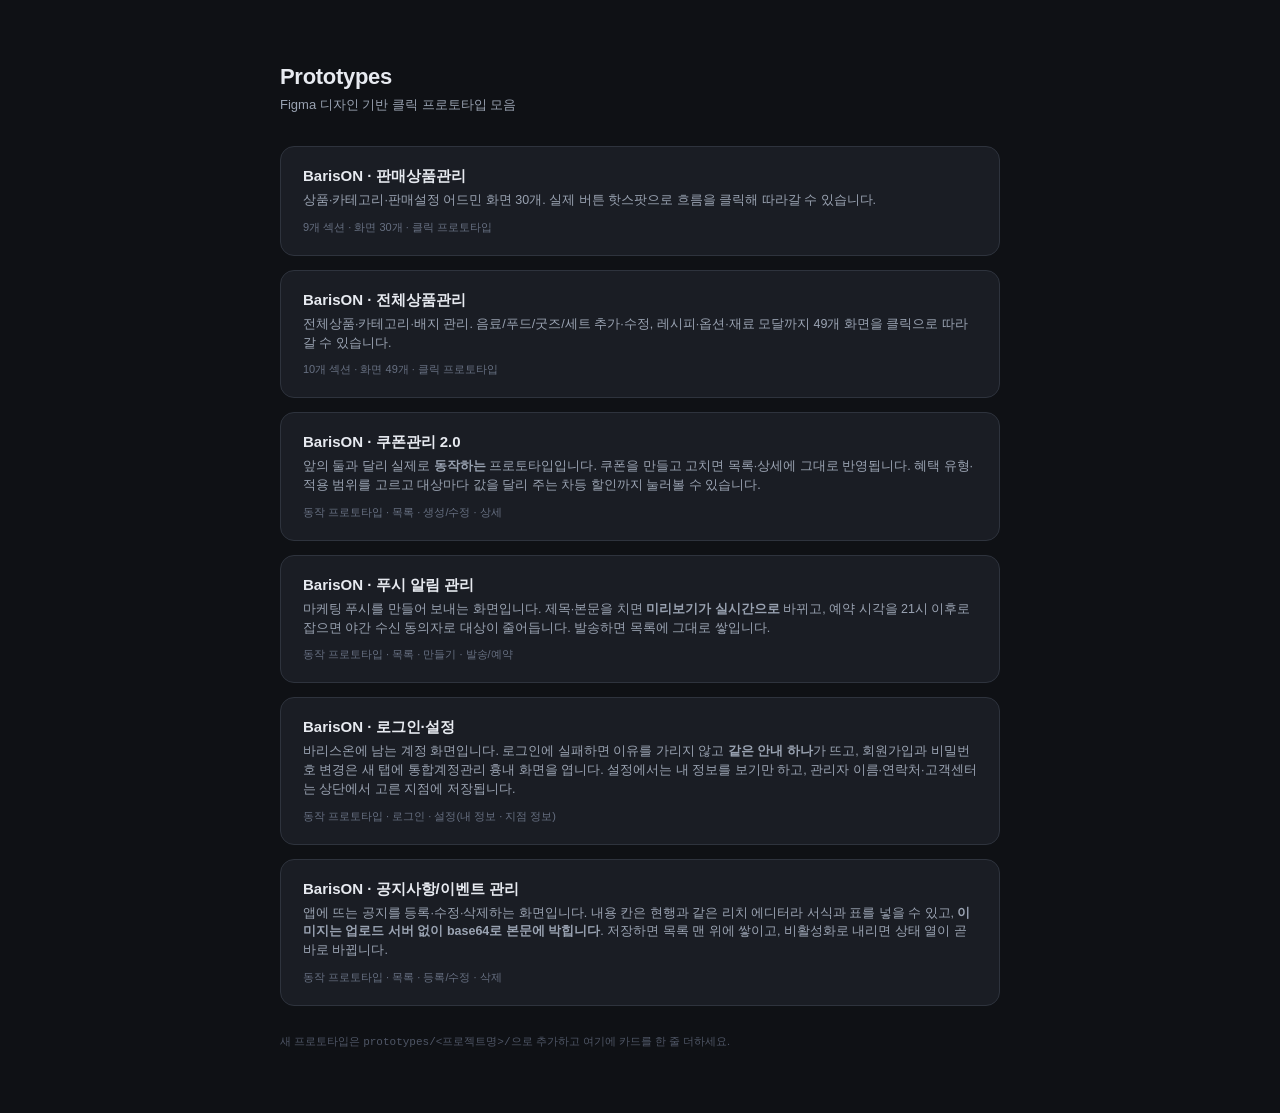
<file: index.html>
<!DOCTYPE html>
<html lang="ko">
<head>
<meta charset="UTF-8">
<meta name="viewport" content="width=device-width, initial-scale=1.0">
<title>Prototypes</title>
<style>
  *{box-sizing:border-box;margin:0;padding:0}
  body{font-family:-apple-system,"Pretendard","Apple SD Gothic Neo",sans-serif;
    background:#0f1115;color:#e7eaf0;min-height:100vh;padding:64px 24px;
    display:flex;flex-direction:column;align-items:center}
  .wrap{width:100%;max-width:720px}
  h1{font-size:22px;font-weight:700;letter-spacing:-.3px}
  .sub{font-size:13px;color:#9aa3b2;margin-top:6px;margin-bottom:32px}
  a.card{display:block;text-decoration:none;color:inherit;background:#1a1d24;
    border:1px solid #2e333d;border-radius:14px;padding:20px 22px;margin-bottom:14px;
    transition:border-color .12s,background .12s}
  a.card:hover{background:#202632;border-color:#3d7eff66}
  .card .t{font-size:15px;font-weight:700}
  .card .d{font-size:12.5px;color:#9aa3b2;margin-top:5px;line-height:1.5}
  .card .meta{font-size:11px;color:#677082;margin-top:10px}
  .foot{font-size:11px;color:#4f5666;margin-top:28px}
</style>
</head>
<body>
  <div class="wrap">
    <h1>Prototypes</h1>
    <div class="sub">Figma 디자인 기반 클릭 프로토타입 모음</div>

    <a class="card" href="barison/">
      <div class="t">BarisON · 판매상품관리</div>
      <div class="d">상품·카테고리·판매설정 어드민 화면 30개. 실제 버튼 핫스팟으로 흐름을 클릭해 따라갈 수 있습니다.</div>
      <div class="meta">9개 섹션 · 화면 30개 · 클릭 프로토타입</div>
    </a>

    <a class="card" href="all-products/">
      <div class="t">BarisON · 전체상품관리</div>
      <div class="d">전체상품·카테고리·배지 관리. 음료/푸드/굿즈/세트 추가·수정, 레시피·옵션·재료 모달까지 49개 화면을 클릭으로 따라갈 수 있습니다.</div>
      <div class="meta">10개 섹션 · 화면 49개 · 클릭 프로토타입</div>
    </a>

    <a class="card" href="coupon/">
      <div class="t">BarisON · 쿠폰관리 2.0</div>
      <div class="d">앞의 둘과 달리 실제로 <b>동작하는</b> 프로토타입입니다. 쿠폰을 만들고 고치면 목록·상세에 그대로 반영됩니다. 혜택 유형·적용 범위를 고르고 대상마다 값을 달리 주는 차등 할인까지 눌러볼 수 있습니다.</div>
      <div class="meta">동작 프로토타입 · 목록 · 생성/수정 · 상세</div>
    </a>

    <a class="card" href="push-notification/">
      <div class="t">BarisON · 푸시 알림 관리</div>
      <div class="d">마케팅 푸시를 만들어 보내는 화면입니다. 제목·본문을 치면 <b>미리보기가 실시간으로</b> 바뀌고, 예약 시각을 21시 이후로 잡으면 야간 수신 동의자로 대상이 줄어듭니다. 발송하면 목록에 그대로 쌓입니다.</div>
      <div class="meta">동작 프로토타입 · 목록 · 만들기 · 발송/예약</div>
    </a>

    <a class="card" href="account/">
      <div class="t">BarisON · 로그인·설정</div>
      <div class="d">바리스온에 남는 계정 화면입니다. 로그인에 실패하면 이유를 가리지 않고 <b>같은 안내 하나</b>가 뜨고, 회원가입과 비밀번호 변경은 새 탭에 통합계정관리 흉내 화면을 엽니다. 설정에서는 내 정보를 보기만 하고, 관리자 이름·연락처·고객센터는 상단에서 고른 지점에 저장됩니다.</div>
      <div class="meta">동작 프로토타입 · 로그인 · 설정(내 정보 · 지점 정보)</div>
    </a>

    <a class="card" href="notice/">
      <div class="t">BarisON · 공지사항/이벤트 관리</div>
      <div class="d">앱에 뜨는 공지를 등록·수정·삭제하는 화면입니다. 내용 칸은 현행과 같은 리치 에디터라 서식과 표를 넣을 수 있고, <b>이미지는 업로드 서버 없이 base64로 본문에 박힙니다</b>. 저장하면 목록 맨 위에 쌓이고, 비활성화로 내리면 상태 열이 곧바로 바뀝니다.</div>
      <div class="meta">동작 프로토타입 · 목록 · 등록/수정 · 삭제</div>
    </a>

    <div class="foot">새 프로토타입은 <code>prototypes/&lt;프로젝트명&gt;/</code>으로 추가하고 여기에 카드를 한 줄 더하세요.</div>
  </div>
</body>
</html>
</file>
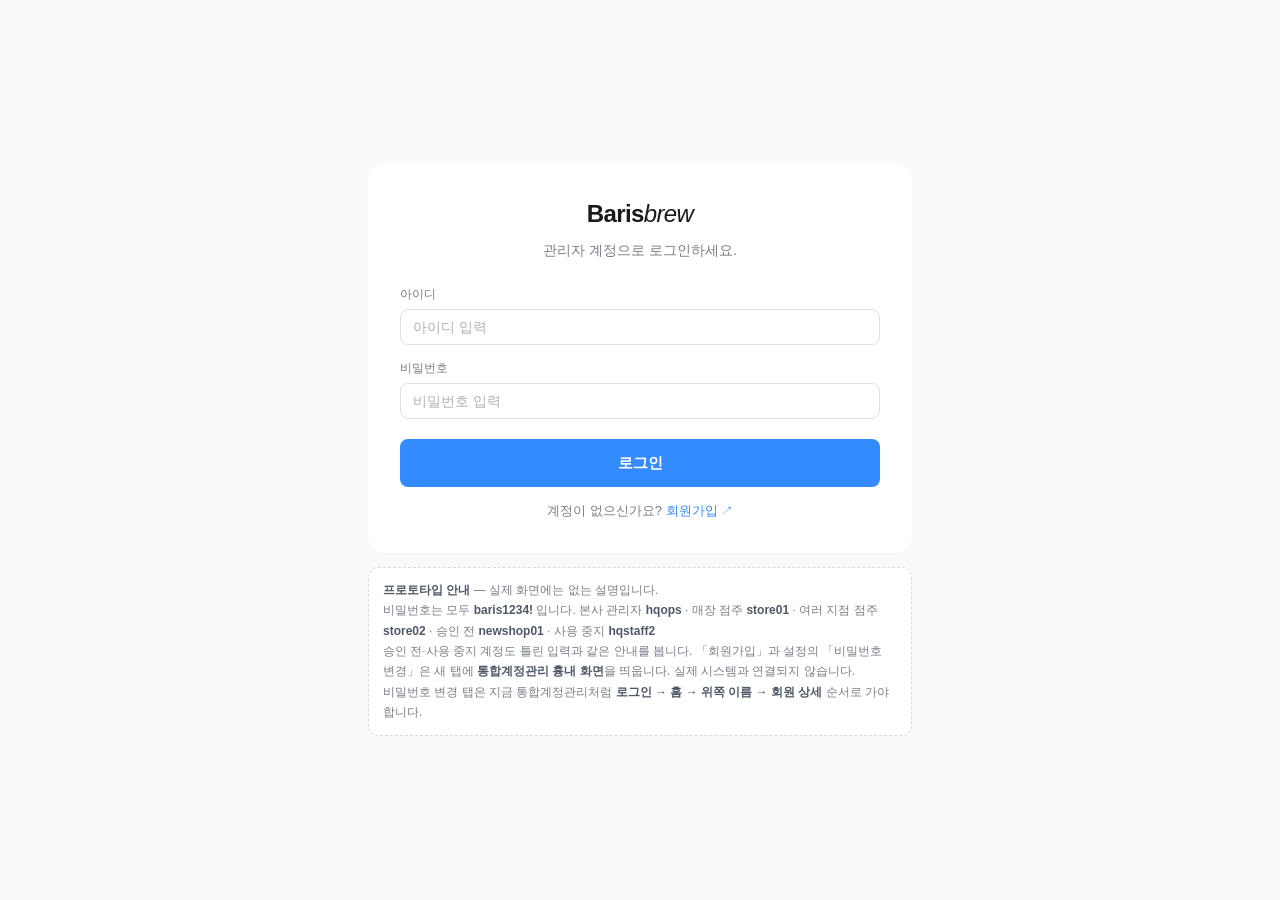
<file: account/index.html>
<!DOCTYPE html>
<html lang="ko">
<head>
<meta charset="UTF-8">
<meta name="viewport" content="width=device-width, initial-scale=1.0">
<title>로그인·설정 프로토타입 · BarisON</title>
<style>
:root{
  --bg:#F9FAFA; --surface:#FFFFFF; --surface-sub:#F9FAFB;
  --border:#E5E8EB; --border-strong:#D5D9DF; --border-input:#DCE0E5;
  --text:#17191C; --text-sub:#4E5968; --text-muted:#787E87; --text-placeholder:#AEB2B8;
  --primary:#338BFF; --primary-hover:#1B6FDE; --primary-weak:#EBF3FF;
  --danger:#F04452; --danger-weak:#FDECEE;
  --success:#12B76A;
  --chip:#F2F4F6; --thead:#F7F8FA;
  --radius-card:16px; --radius-input:8px; --radius-btn:8px;
  --shadow-card:0 1px 2px rgba(0,0,0,.04);
  --shadow-pop:0 6px 24px rgba(0,0,0,.12);
}
*{box-sizing:border-box;margin:0;padding:0}
html,body{height:100%}
body{
  font-family:-apple-system,BlinkMacSystemFont,"Apple SD Gothic Neo","Pretendard","Malgun Gothic","Segoe UI",sans-serif;
  background:var(--bg);color:var(--text);font-size:14px;line-height:1.5;-webkit-font-smoothing:antialiased;
}
button{font-family:inherit;cursor:pointer;border:none;background:none;color:inherit}
input,select{font-family:inherit;font-size:14px;color:var(--text)}
input:focus{outline:none}
::placeholder{color:var(--text-placeholder)}
a{color:var(--primary);text-decoration:none}

/* ---------- shell ---------- */
#app{min-height:100vh}
.shell{display:flex;min-height:100vh;min-width:1280px}
.sidebar{width:250px;flex:0 0 250px;background:var(--surface);border-right:1px solid var(--border);
  position:sticky;top:0;height:100vh;overflow-y:auto;display:flex;flex-direction:column}
.side-logo{height:90px;display:flex;align-items:center;padding:0 24px;font-size:24px;letter-spacing:-.6px;flex:0 0 auto}
.side-logo b{font-weight:800}
.side-logo i{font-style:italic;font-weight:500}
.side-body{flex:1 1 auto}
.side-foot{flex:0 0 auto;padding-bottom:16px}
.side-sec{padding:16px 24px 6px;font-size:11px;color:var(--text-muted);font-weight:600;letter-spacing:.2px}
.side-item{display:block;width:100%;text-align:left;padding:12px 24px;font-size:14px;color:var(--text-sub);
  border-left:3px solid transparent}
.side-item:hover{background:var(--surface-sub)}
.side-item.on{background:var(--primary-weak);color:var(--primary);font-weight:600;border-left-color:var(--primary)}
.side-item.dim{color:var(--text-placeholder);cursor:default}
.side-item.dim:hover{background:none}

.body-col{flex:1 1 auto;display:flex;flex-direction:column;min-width:0}
.topbar{height:90px;flex:0 0 auto;display:flex;align-items:center;gap:12px;padding:0 24px;background:var(--surface);
  border-bottom:1px solid var(--border)}
.topbar .sel{height:38px;min-width:220px;border:1px solid var(--border-input);border-radius:var(--radius-input);
  display:flex;align-items:center;padding:0 12px;color:var(--text-sub);font-size:14px;background:var(--surface)}
.topbar .right{margin-left:auto;display:flex;align-items:center;gap:12px}
.badge{height:28px;display:inline-flex;align-items:center;padding:0 10px;border-radius:6px;font-size:12px;font-weight:600;color:#fff}
.badge.super{background:#F0483E}
.badge.owner{background:#5B6472}
.topbar .who{font-size:14px;color:var(--text-sub)}
.topbar .app-btn{height:38px;padding:0 14px;border:1px solid var(--primary);color:var(--primary);border-radius:var(--radius-btn);font-size:14px}
.main{flex:1 1 auto;padding:40px 24px 24px}
.footer{flex:0 0 auto;height:60px;display:flex;align-items:center;padding:0 24px;color:var(--text-muted);font-size:13px;background:var(--surface-sub)}
.page-title{font-size:24px;font-weight:600;margin-bottom:24px;display:flex;align-items:center;gap:14px}
.page-title .tab{font-size:24px;font-weight:600;color:var(--text-placeholder);cursor:pointer}
.page-title .tab.on{color:var(--text)}
.card{background:var(--surface);border-radius:var(--radius-card);box-shadow:var(--shadow-card);padding:40px;max-width:1142px}
.card.narrow{max-width:544px;padding:32px}

.empty{padding:60px 0;text-align:center;color:var(--text-muted)}

/* ---------- form ---------- */
.body-title{font-size:18px;font-weight:600;margin:0 0 16px}
.body-title + .body-title,.group + .body-title{margin-top:32px}
.group{display:flex;flex-direction:column;gap:16px}
.field{max-width:480px}
.field.wide{max-width:660px}
.label{font-size:12px;color:var(--text-muted);margin-bottom:6px}
.label .req{color:var(--danger);margin-left:2px}
.input{width:100%;height:36px;border:1px solid var(--border-input);border-radius:var(--radius-input);padding:0 12px;background:var(--surface)}
.input:disabled{background:var(--surface-sub);color:var(--text-muted)}
.input.err{border-color:var(--danger)}
.help{font-size:12px;color:var(--text-muted);margin-top:6px}
.help.err{color:var(--danger)}
.row-inline{display:flex;gap:8px;align-items:center;max-width:660px}
.row-inline .input{max-width:480px}
.radios{display:flex;gap:20px;align-items:center;height:24px}
.radio{display:inline-flex;align-items:center;gap:6px;cursor:pointer;font-size:14px;color:var(--text-sub)}
.radio input{accent-color:var(--primary);width:16px;height:16px}
.actions{display:flex;justify-content:flex-end;gap:8px;margin-top:32px}
.btn{height:48px;padding:0 20px;border-radius:var(--radius-btn);font-size:15px;font-weight:600}
.btn.primary{background:var(--primary);color:#fff}
.btn.primary:hover{background:var(--primary-hover)}
.btn.ghost{background:var(--chip);color:var(--text-sub)}
.btn.danger{background:var(--danger-weak);color:var(--danger)}
.btn.m{height:38px;padding:0 14px;font-size:14px;font-weight:500}
.btn.weak{background:var(--primary-weak);color:var(--primary)}
.btn:disabled{opacity:.45;cursor:not-allowed}

/* ---------- auth screens ---------- */
.auth{min-height:100vh;display:flex;flex-direction:column;align-items:center;justify-content:center;padding:40px 0;gap:14px}
.auth .card{width:544px;max-width:544px;padding:32px}
.auth-logo{text-align:center;font-size:24px;letter-spacing:-.6px;margin-bottom:8px}
.auth-logo b{font-weight:800}
.auth-logo i{font-style:italic;font-weight:500}
.auth-sub{text-align:center;font-size:14px;color:var(--text-muted);margin-bottom:24px;white-space:pre-line}
.auth .field{max-width:480px;margin:0 auto}
.auth .group .field{margin:0;width:100%;max-width:none}
.auth .btn{width:100%;max-width:480px;display:block;margin:20px auto 0}
.auth-foot{text-align:center;font-size:13px;color:var(--text-muted);margin-top:14px}
.auth-msg{max-width:480px;margin:14px auto 0;padding:10px 12px;border-radius:var(--radius-input);font-size:13px}
.auth-msg.err{background:var(--danger-weak);color:var(--danger)}
.auth-msg.wait{background:var(--primary-weak);color:var(--primary)}
.done{text-align:center;padding:20px 0}
.done h3{font-size:20px;font-weight:600;margin-bottom:10px}
.done p{color:var(--text-muted);margin-bottom:24px}
.demo-note{width:544px;font-size:12px;color:var(--text-muted);background:#fff;border:1px dashed var(--border-strong);
  border-radius:10px;padding:12px 14px;line-height:1.7}
.demo-note b{color:var(--text-sub)}

/* ---------- toast / dialog ---------- */
.toast{position:fixed;top:150px;left:50%;transform:translateX(-50%);background:#1F2937;color:#fff;
  padding:12px 18px;border-radius:10px;font-size:14px;z-index:60;box-shadow:var(--shadow-pop)}
.toast.err{background:var(--danger)}
.dim-layer{position:fixed;inset:0;z-index:50;display:flex;align-items:center;justify-content:center}
.dialog{width:424px;background:var(--surface);border-radius:var(--radius-card);box-shadow:var(--shadow-pop);
  padding:24px;text-align:center}
.dialog h4{font-size:18px;font-weight:600;margin-bottom:8px}
.dialog p{font-size:14px;color:var(--text-muted);margin-bottom:20px;word-break:break-all}
.dialog .btns{display:flex;gap:8px}
.dialog .btns .btn{flex:1;height:48px}

/* ---------- settings ---------- */
.topbar .sel-branch{height:38px;min-width:220px;border:1px solid var(--border-input);border-radius:var(--radius-input);
  padding:0 10px;color:var(--text-sub);background:var(--surface)}
.topbar .icon-btn{width:38px;height:38px;border:1px solid var(--border-input);border-radius:var(--radius-btn);
  display:inline-flex;align-items:center;justify-content:center;color:var(--text-sub)}
.topbar .icon-btn.on{border-color:var(--primary);color:var(--primary);background:var(--primary-weak)}
.sec-head{display:flex;align-items:center;gap:10px;margin:0 0 16px}
.sec-head .body-title{margin:0}
.sec-head .sub{font-size:13px;color:var(--text-muted)}
.sec-head .btn{margin-left:auto}
.sec + .sec{margin-top:40px;padding-top:32px;border-top:1px solid var(--border)}
.ro{min-height:36px;display:flex;align-items:center;padding:6px 12px;border-radius:var(--radius-input);
  background:var(--surface-sub);color:var(--text-sub);flex-wrap:wrap;gap:6px}
.ro .chip{display:inline-flex;align-items:center;height:24px;padding:0 8px;background:var(--chip);border-radius:6px;font-size:13px}
.ext:after{content:" \2197";font-size:12px}

/* ---------- 통합계정관리 흉내 화면 (새 탭) ---------- */
.rg{min-height:100vh;background:#F3F4F6}
.rg-stub{background:#FFF7E6;color:#8A5A00;font-size:12px;padding:8px 24px;border-bottom:1px solid #F3DDAE}
.rg-head{height:56px;background:#1F2937;color:#fff;display:flex;align-items:center;padding:0 24px;gap:16px}
.rg-head .brand{font-weight:700}
.rg-head a{color:#fff;margin-left:auto;text-decoration:underline}
.rg-head button{color:#D1D5DB;font-size:13px}
.rg-body{display:flex}
.rg-nav{width:180px;padding:16px 0;background:#fff;min-height:calc(100vh - 90px);border-right:1px solid #E5E7EB}
.rg-nav span{display:block;padding:10px 20px;color:#374151;font-size:14px}
.rg-main{flex:1;padding:24px}
.rg-card{background:#fff;border-radius:8px;padding:24px;max-width:520px;box-shadow:0 1px 2px rgba(0,0,0,.05)}
.rg-main h1,.rg-card h1{font-size:20px;margin-bottom:16px}
.rg-card label{display:block;font-size:13px;color:#374151;margin:12px 0 4px}
.rg-card input{width:100%;height:36px;border:1px solid #D1D5DB;border-radius:6px;padding:0 10px}
.rg-card input:disabled{background:#F9FAFB;color:#9CA3AF}
.rg-card .rg-btn{margin-top:16px;height:38px;padding:0 16px;border-radius:6px;background:#2563EB;color:#fff;font-size:14px}
.rg-card .rg-err{color:#DC2626;font-size:13px;margin-top:8px}
.rg-card .rg-ok{color:#059669;font-size:13px;margin-top:8px}
.rg-login{display:flex;justify-content:center;padding-top:80px}
</style>
</head>
<body>
<div id="app"></div>
<script>
/* ============================================================
   BarisON 로그인·설정 프로토타입 — 2026-09-17 범위
   · 계정 등록·승인·비밀번호는 통합계정관리가 맡는다
   · 바리스온에 남는 것: 로그인(회원가입은 새 탭) · 설정(내 정보 조회 + 지점 정보)
   · 통합계정관리 화면은 이 파일 안의 흉내 화면으로 새 탭에 띄운다 (?rg=signup / ?rg=detail)
   ============================================================ */

const BRANCHES = [
  {code:"BB001", name:"서울시청"},
  {code:"BB005", name:"시대인재 1호점"},
  {code:"BB006", name:"시대인재 2호점"},
  {code:"BB007", name:"시대인재 3호점"},
  {code:"BB008", name:"시대인재 4호점"},
  {code:"BB009", name:"시대인재 5호점"},
  {code:"BB016", name:"서울갤러리"},
  {code:null, name:"성수"},
  {code:null, name:"강남대로점"},
  {code:null, name:"현대자동차점"},
  {code:null, name:"덕구온천호텔앤콘도"},
  {code:null, name:"라운지와이"},
];
const bLabel = n => { const b = BRANCHES.find(x=>x.name===n); return b && b.code ? b.code+" "+b.name : n; };

const MENUS = [
  {sec:"", items:[{k:"home", n:"홈", hq:true}]},
  {sec:"로봇관리", items:[{k:"ops", n:"운영관리"},{k:"device", n:"기기상태관리"}]},
  {sec:"매장관리", items:[{k:"stock", n:"재고관리"},{k:"product", n:"판매상품관리"},{k:"kiosk", n:"키오스크설정"},{k:"did", n:"DID관리"},{k:"pay", n:"결제관리"}]},
  {sec:"매출관리/분석", items:[{k:"cal", n:"매출달력"},{k:"sales", n:"매출분석"},{k:"biz", n:"영업분석"},{k:"item", n:"상품분석"}]},
];

/* 통합계정관리에 있는 계정이라고 본다 — approved:false 는 가입 신청만 하고 승인 전 */
const ACCOUNTS = [
  {id:"hqops", name:"로봇운영관리팀", email:"hqops@example.com", tel:"010-1000-0001", role:"hq", all:true, branches:[], active:true, approved:true, pw:"baris1234!"},
  {id:"hqstaff2", name:"홍OO", email:"hqstaff2@example.com", tel:"010-1000-0005", role:"hq", all:false, branches:["성수","강남대로점"], active:false, approved:true, pw:"baris1234!"},
  {id:"store01", name:"서울갤러리", email:"store01@example.com", tel:"010-2000-0001", role:"owner", all:false, branches:["서울갤러리"], active:true, approved:true, pw:"baris1234!"},
  {id:"store02", name:"시대인재", email:"store02@example.com", tel:"010-2345-6789", role:"owner", all:false, branches:["시대인재 1호점","시대인재 2호점","시대인재 3호점","시대인재 4호점","시대인재 5호점"], active:true, approved:true, pw:"baris1234!"},
  {id:"newshop01", name:"김OO", email:"newshop01@example.com", tel:"010-1234-5678", role:"owner", all:false, branches:[], active:true, approved:false, pw:"baris1234!"},
];
const acct = id => ACCOUNTS.find(a=>a.id===id);

/* 지점 정보 — 계정이 아니라 지점에 저장된다 */
const BRANCH_INFO = {
  "서울시청": {mgr:"로봇운영관리팀", tel:"010-1000-0001", cs:"1588-0000"},
  "서울갤러리": {mgr:"서울갤러리", tel:"010-2000-0001", cs:"02-000-0016"},
  "시대인재 1호점": {mgr:"시대인재", tel:"010-2345-6789", cs:"02-000-0005"},
  "시대인재 2호점": {mgr:"시대인재", tel:"010-2345-6789", cs:"02-000-0006"},
};
const info = b => BRANCH_INFO[b] || (BRANCH_INFO[b] = {mgr:"", tel:"", cs:""});

const RG_PAGE = new URLSearchParams(location.search).get("rg");

const state = {
  view: "login",        // login · home · settings
  session: null,
  branch: null,
  greet: "",
  loginId: "", loginPw: "",
  loginErr: false,
  loggingIn: false,
  form: {},
  toast: null,
};

/* ---------- helpers ---------- */
const esc = s => String(s==null?"":s).replace(/[&<>"']/g, c => ({"&":"&amp;","<":"&lt;",">":"&gt;",'"':"&quot;","'":"&#39;"}[c]));
const roleName = r => r==="hq" ? "본사 관리자" : "매장 점주";
const toast = (msg, kind) => { state.toast = {msg, kind:kind||""}; render(); setTimeout(()=>{ state.toast=null; render(); }, 2600); };
const myBranches = s => s.all ? BRANCHES.map(b=>b.name) : s.branches;
function formatTel(v){
  const d = v.replace(/\D/g,"");
  let out;
  if (d.startsWith("02")) out = d.length<=2?d : d.length<=5?d.slice(0,2)+"-"+d.slice(2) : d.length<=9?d.slice(0,2)+"-"+d.slice(2,d.length-4)+"-"+d.slice(-4) : d.slice(0,2)+"-"+d.slice(2,6)+"-"+d.slice(6,10);
  else out = d.length<=3?d : d.length<=7?d.slice(0,3)+"-"+d.slice(3) : d.length<=10?d.slice(0,3)+"-"+d.slice(3,d.length-4)+"-"+d.slice(-4) : d.slice(0,3)+"-"+d.slice(3,7)+"-"+d.slice(7,11);
  return out.slice(0,13);
}
function openRangers(page, id){
  const u = location.pathname + "?rg=" + page + (id ? "&memberId=" + encodeURIComponent(id) : "");
  window.open(u, "_blank");
}

/* ============================================================
   RENDER — 바리스온
   ============================================================ */
function render(){
  if (RG_PAGE) { renderRangers(); return; }
  const app = document.getElementById("app");
  let html = state.view==="login" ? renderLogin() : renderShell();
  if (state.toast) html += `<div class="toast ${state.toast.kind}">${esc(state.toast.msg)}</div>`;
  app.innerHTML = html;
}

function renderLogin(){
  const err = state.loginErr;
  return `
  <div class="auth">
    <div class="card">
      <div class="auth-logo"><b>Baris</b><i>brew</i></div>
      <div class="auth-sub">관리자 계정으로 로그인하세요.</div>
      <div class="field"><div class="label">아이디</div>
        <input class="input ${err?"err":""}" data-field="loginId" value="${esc(state.loginId)}" placeholder="아이디 입력"></div>
      <div class="field" style="margin-top:14px"><div class="label">비밀번호</div>
        <input class="input ${err?"err":""}" type="password" data-field="loginPw" value="${esc(state.loginPw)}" placeholder="비밀번호 입력"></div>
      ${err ? `<div class="auth-msg err">아이디 또는 비밀번호가 올바르지 않습니다.</div>` : ""}
      <button class="btn primary" data-action="login" ${state.loggingIn?"disabled":""}>${state.loggingIn?"로그인 중…":"로그인"}</button>
      <div class="auth-foot">계정이 없으신가요? <a href="#" class="ext" data-action="signup">회원가입</a></div>
    </div>
    <div class="demo-note">
      <b>프로토타입 안내</b> — 실제 화면에는 없는 설명입니다.<br>
      비밀번호는 모두 <b>baris1234!</b> 입니다.
      본사 관리자 <b>hqops</b> · 매장 점주 <b>store01</b> · 여러 지점 점주 <b>store02</b> · 승인 전 <b>newshop01</b> · 사용 중지 <b>hqstaff2</b><br>
      승인 전·사용 중지 계정도 틀린 입력과 같은 안내를 봅니다.
      「회원가입」과 설정의 「비밀번호 변경」은 새 탭에 <b>통합계정관리 흉내 화면</b>을 띄웁니다. 실제 시스템과 연결되지 않습니다.<br>
      비밀번호 변경 탭은 지금 통합계정관리처럼 <b>로그인 → 홈 → 위쪽 이름 → 회원 상세</b> 순서로 가야 합니다.
    </div>
  </div>`;
}

function renderShell(){
  const s = state.session;
  const isHq = s.role==="hq";
  const landing = isHq ? "home" : "ops";
  let side = "";
  for (const grp of MENUS){
    const items = grp.items.filter(it=>!it.hq || isHq);
    if (!items.length) continue;
    if (grp.sec) side += `<div class="side-sec">${esc(grp.sec)}</div>`;
    side += items.map(it=>{
      const on = state.view==="home" && it.k===landing;
      return `<button class="side-item ${on?"on":"dim"}" ${it.k===landing?'data-action="go-home"':""}>${esc(it.n)}</button>`;
    }).join("");
  }
  const opts = myBranches(s).map(b=>`<option value="${esc(b)}" ${b===state.branch?"selected":""}>${esc(bLabel(b))}</option>`).join("");
  return `
  <div class="shell">
    <aside class="sidebar">
      <div class="side-logo"><b>Baris</b><i>brew</i></div>
      <div class="side-body">${side}</div>
    </aside>
    <div class="body-col">
      <header class="topbar">
        <select class="sel-branch" data-field="branch">${opts}</select>
        <div class="right">
          <span class="badge ${isHq?"super":"owner"}">${isHq?"Super Admin":"Owner"}</span>
          <span class="who">${esc(state.greet)}님 반가워요</span>
          <button class="icon-btn ${state.view==="settings"?"on":""}" data-action="go-settings" title="설정" aria-label="설정">
            <svg width="18" height="18" viewBox="0 0 24 24" fill="none" stroke="currentColor" stroke-width="1.8" stroke-linecap="round" stroke-linejoin="round"><circle cx="12" cy="12" r="3"/><path d="M19.4 15a1.65 1.65 0 0 0 .33 1.82l.06.06a2 2 0 1 1-2.83 2.83l-.06-.06a1.65 1.65 0 0 0-1.82-.33 1.65 1.65 0 0 0-1 1.51V21a2 2 0 1 1-4 0v-.09A1.65 1.65 0 0 0 9 19.4a1.65 1.65 0 0 0-1.82.33l-.06.06a2 2 0 1 1-2.83-2.83l.06-.06A1.65 1.65 0 0 0 4.68 15a1.65 1.65 0 0 0-1.51-1H3a2 2 0 1 1 0-4h.09A1.65 1.65 0 0 0 4.6 9a1.65 1.65 0 0 0-.33-1.82l-.06-.06a2 2 0 1 1 2.83-2.83l.06.06A1.65 1.65 0 0 0 9 4.68a1.65 1.65 0 0 0 1-1.51V3a2 2 0 1 1 4 0v.09a1.65 1.65 0 0 0 1 1.51 1.65 1.65 0 0 0 1.82-.33l.06-.06a2 2 0 1 1 2.83 2.83l-.06.06A1.65 1.65 0 0 0 19.4 9a1.65 1.65 0 0 0 1.51 1H21a2 2 0 1 1 0 4h-.09a1.65 1.65 0 0 0-1.51 1z"/></svg>
          </button>
          <button class="app-btn" data-action="logout">로그아웃</button>
        </div>
      </header>
      <main class="main">${state.view==="settings" ? viewSettings() : viewHome()}</main>
      <footer class="footer">2026 © XYZ corp.</footer>
    </div>
  </div>`;
}

function viewHome(){
  const where = state.session.role==="hq" ? "홈" : "운영관리";
  return `<div class="card"><div class="empty">로그인하면 ${where} 화면으로 들어옵니다 — 이 프로토타입은 그 화면을 그리지 않습니다.<br>우상단 톱니 아이콘으로 「설정」을 열어보세요.</div></div>`;
}

function roRow(label, valueHtml){
  return `<div class="field"><div class="label">${esc(label)}</div><div class="ro">${valueHtml}</div></div>`;
}

function viewSettings(){
  const s = state.session, f = state.form;
  const branchesHtml = s.all ? "전 지점" : s.branches.map(b=>`<span class="chip">${esc(bLabel(b))}</span>`).join("");
  return `
  <div class="page-title">설정</div>
  <div class="card">
    <div class="sec">
      <div class="sec-head">
        <div class="body-title">내 정보</div>
        <button class="btn m ghost ext" data-action="change-pw">비밀번호 변경</button>
      </div>
      <div class="group">
        ${roRow("아이디", esc(s.id))}
        ${roRow("이름", esc(s.name))}
        ${roRow("이메일", esc(s.email))}
        ${roRow("연락처", esc(s.tel))}
        ${roRow("역할", esc(roleName(s.role)))}
        ${roRow("관리지점", branchesHtml)}
      </div>
    </div>
    <div class="sec">
      <div class="sec-head">
        <div class="body-title">지점 정보</div>
        <span class="sub">${esc(bLabel(state.branch))}</span>
      </div>
      <div class="group">
        <div class="field"><div class="label">관리자 이름</div>
          <input class="input" data-field="mgr" value="${esc(f.mgr)}" placeholder="관리자 이름을 입력하세요"></div>
        <div class="field"><div class="label">관리자 연락처</div>
          <input class="input" data-field="tel" value="${esc(f.tel)}" placeholder="관리자 연락처를 입력하세요" maxlength="13" inputmode="numeric"></div>
        <div class="field"><div class="label">고객센터</div>
          <input class="input" data-field="cs" value="${esc(f.cs)}" placeholder="고객센터를 입력하세요" maxlength="13"></div>
      </div>
      <div class="actions">
        <button class="btn primary" data-action="save-branch">저장하기</button>
      </div>
    </div>
  </div>`;
}

/* ============================================================
   EVENTS — 바리스온
   ============================================================ */
const app = document.getElementById("app");

app.addEventListener("input", ev=>{
  if (RG_PAGE) return;
  const el = ev.target.closest("[data-field]");
  if (!el) return;
  const k = el.dataset.field;
  if (k==="loginId" || k==="loginPw"){ state[k] = el.value; return; }
  if (k==="tel"){
    el.value = formatTel(el.value);
    state.form.tel = el.value;
    if (document.activeElement===el) el.setSelectionRange(el.value.length, el.value.length);
    return;
  }
  state.form[k] = el.value;
});

app.addEventListener("change", ev=>{
  if (RG_PAGE) return;
  const el = ev.target.closest("[data-field]");
  if (el && el.dataset.field==="branch"){ state.branch = el.value; loadBranchForm(); render(); }
});

app.addEventListener("keydown", ev=>{
  if (RG_PAGE || state.view!=="login" || ev.key!=="Enter") return;
  if (ev.target.closest("[data-field]")) doLogin();
});

app.addEventListener("click", ev=>{
  if (RG_PAGE) return;
  const t = ev.target.closest("[data-action]");
  if (!t) return;
  if (t.tagName === "A") ev.preventDefault();
  switch(t.dataset.action){
    case "login": doLogin(); break;
    case "signup": openRangers("signup"); break;
    case "logout": state.session=null; state.view="login"; state.loginId=""; state.loginPw=""; state.loginErr=false; render(); break;
    case "go-home": state.view="home"; render(); break;
    case "go-settings": state.view="settings"; loadBranchForm(); render(); break;
    case "change-pw": openRangers("detail", state.session.id); break;
    case "save-branch": doSaveBranch(); break;
  }
});

function doLogin(){
  if (state.loggingIn) return;
  state.loggingIn = true; state.loginErr = false; render();
  setTimeout(()=>{
    state.loggingIn = false;
    const a = acct(state.loginId.trim());
    // 틀린 입력·승인 전·사용 중지 모두 같은 안내 (2026-09-17 결정)
    if (!a || a.pw!==state.loginPw || !a.approved || !a.active){ state.loginErr = true; render(); return; }
    state.session = a;
    state.branch = myBranches(a)[0];
    state.greet = info(state.branch).mgr || a.name;
    state.view = "home";
    render();
  }, 600);
}
function loadBranchForm(){
  const i = info(state.branch);
  state.form = {mgr:i.mgr, tel:i.tel, cs:i.cs};
}
function doSaveBranch(){
  Object.assign(info(state.branch), {mgr:state.form.mgr||"", tel:state.form.tel||"", cs:state.form.cs||""});
  toast("저장되었습니다.");
}

/* ============================================================
   통합계정관리 흉내 화면 (새 탭)
   로그인 기록을 탭마다 따로 두는 실제 동작을 따라, 새 탭은 늘 로그인부터 시작하고
   로그인 뒤에는 원래 가려던 화면이 아니라 홈으로 간다.
   ============================================================ */
const rg = { page: RG_PAGE==="signup" ? "signup" : "login", me: null, id:"", pw:"", err:"", pw1:"", pw2:"", msg:"", msgKind:"" };

function rgFrame(inner, withShell){
  const stub = `<div class="rg-stub">프로토타입용 흉내 화면입니다 — 실제 통합계정관리와 연결되지 않습니다.</div>`;
  if (!withShell) return `<div class="rg">${stub}${inner}</div>`;
  return `<div class="rg">${stub}
    <div class="rg-head"><span class="brand">통합계정관리시스템</span>
      <a href="#" data-rg="detail">${esc(rg.me.name)}</a>
      <button data-rg="logout">로그아웃</button></div>
    <div class="rg-body">
      <nav class="rg-nav"><span>홈</span><span>회원 목록</span></nav>
      <main class="rg-main">${inner}</main>
    </div></div>`;
}

function renderRangers(){
  document.title = "통합계정관리시스템 (흉내)";
  const el = document.getElementById("app");
  if (rg.page==="signup"){
    const f = ["아이디 *","구분 *","이름 *","비밀번호 *","비밀번호 확인 *","닉네임","휴대폰","이메일","홈페이지","주소","권한그룹"];
    el.innerHTML = rgFrame(`<div class="rg-login"><div class="rg-card"><h1>회원가입 신청</h1>
      ${f.map(l=>`<label>${esc(l)}</label><input disabled>`).join("")}
      <p class="rg-ok" style="color:#6B7280">실제 가입은 통합계정관리에서 합니다. 신청한 계정은 관리자가 승인한 뒤에 바리스온에 로그인할 수 있습니다.</p>
    </div></div>`, false);
    return;
  }
  if (rg.page==="login"){
    el.innerHTML = rgFrame(`<div class="rg-login"><div class="rg-card"><h1>통합계정관리시스템</h1>
      <label>아이디</label><input data-rgf="id" value="${esc(rg.id)}">
      <label>비밀번호</label><input type="password" data-rgf="pw" value="${esc(rg.pw)}">
      ${rg.err?`<div class="rg-err">${esc(rg.err)}</div>`:""}
      <button class="rg-btn" data-rg="login">로그인</button>
    </div></div>`, false);
    return;
  }
  if (rg.page==="home"){
    el.innerHTML = rgFrame(`<h1>홈</h1><div class="rg-card"><h1>${esc(rg.me.name)}님, 반갑습니다.</h1>
      <p style="color:#6b7280;font-size:14px">왼쪽 메뉴에서 회원 목록, 가입 승인, 권한그룹 관리 기능을 이용할 수 있습니다.</p></div>`, true);
    return;
  }
  if (rg.page==="detail"){
    const m = rg.me;
    el.innerHTML = rgFrame(`<h1>회원 상세</h1><div class="rg-card">
      <label>아이디</label><input disabled value="${esc(m.id)}">
      <label>이름</label><input disabled value="${esc(m.name)}">
      <label>이메일</label><input disabled value="${esc(m.email)}">
      <label>비밀번호 변경</label><input type="password" data-rgf="pw1" placeholder="변경할 때만 입력" value="${esc(rg.pw1)}">
      <label>비밀번호 확인</label><input type="password" data-rgf="pw2" placeholder="변경할 때만 입력" value="${esc(rg.pw2)}">
      ${rg.msg?`<div class="${rg.msgKind}">${esc(rg.msg)}</div>`:""}
      <button class="rg-btn" data-rg="save">기본 정보 저장</button>
    </div>`, true);
  }
}

if (RG_PAGE){
  app.addEventListener("input", ev=>{
    const f = ev.target.closest("[data-rgf]"); if (f) rg[f.dataset.rgf] = f.value;
  });
  app.addEventListener("click", ev=>{
    const t = ev.target.closest("[data-rg]"); if (!t) return;
    ev.preventDefault();
    const a = t.dataset.rg;
    if (a==="login"){
      const m = acct(rg.id.trim());
      if (!m || m.pw!==rg.pw || !m.approved){ rg.err = "로그인에 실패했습니다."; renderRangers(); return; }
      rg.me = m; rg.err = ""; rg.page = "home"; renderRangers(); return;
    }
    if (a==="logout"){ rg.me=null; rg.id=""; rg.pw=""; rg.page="login"; renderRangers(); return; }
    if (a==="detail"){ rg.page="detail"; rg.msg=""; renderRangers(); return; }
    if (a==="save"){
      if (rg.pw1 && rg.pw1!==rg.pw2){ rg.msg="비밀번호가 서로 일치하지 않습니다."; rg.msgKind="rg-err"; renderRangers(); return; }
      if (rg.pw1) rg.me.pw = rg.pw1;
      rg.pw1=""; rg.pw2=""; rg.msg="저장되었습니다."; rg.msgKind="rg-ok"; renderRangers();
    }
  });
}

render();
</script>
</body>
</html>
</file>
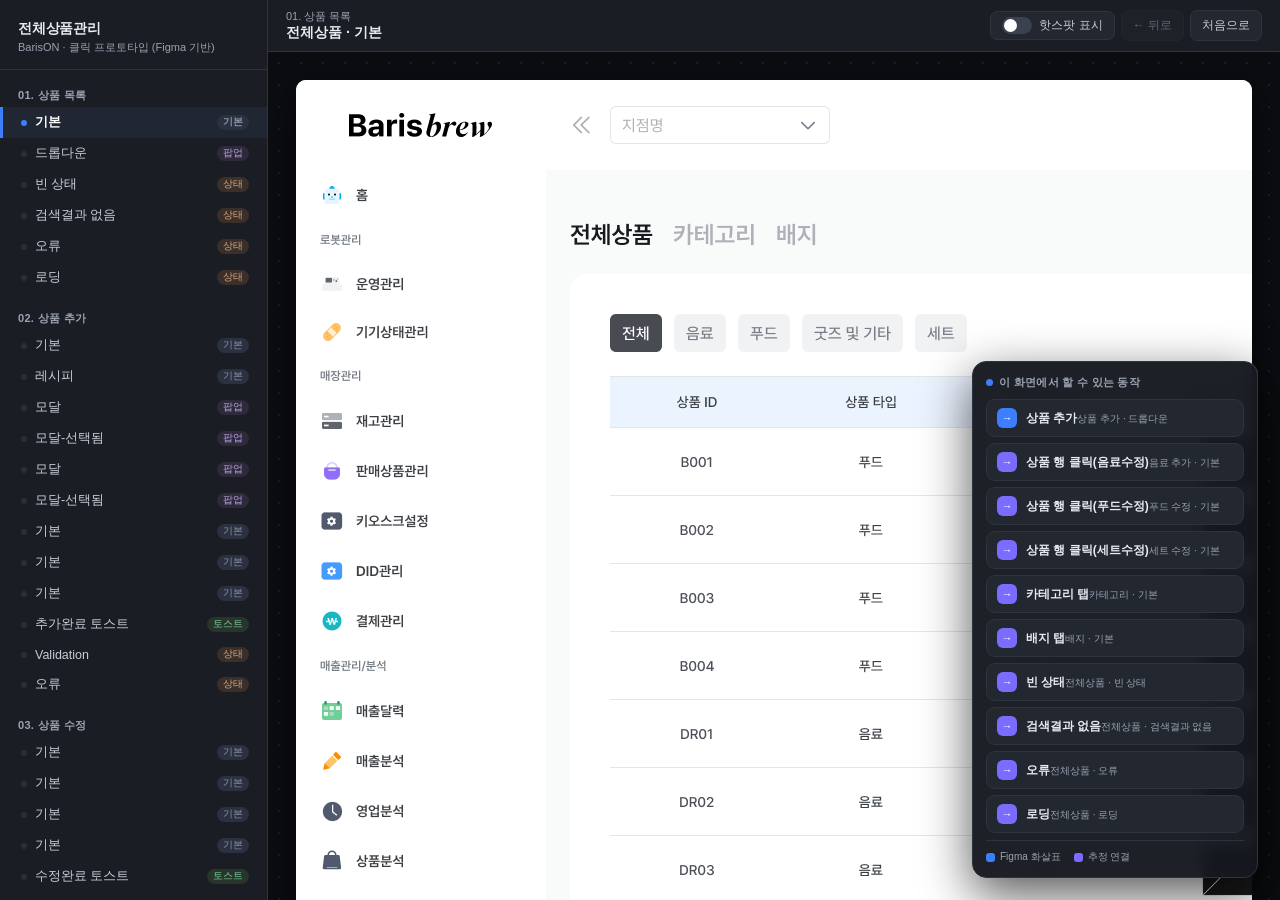
<file: all-products/index.html>
<!DOCTYPE html>
<html lang="ko">
<head>
<meta charset="UTF-8">
<meta name="viewport" content="width=device-width, initial-scale=1.0">
<title>전체상품관리</title>
<style>
  :root{
    --bg:#0f1115; --panel:#1a1d24; --panel2:#232730; --line:#2e333d;
    --text:#e7eaf0; --muted:#9aa3b2; --accent:#3d7eff; --inferred:#7a6cff; --sidebar-w:268px;
  }
  *{box-sizing:border-box;margin:0;padding:0}
  html,body{height:100%}
  body{font-family:-apple-system,"Pretendard","Apple SD Gothic Neo",sans-serif;
    background:var(--bg);color:var(--text);display:flex;overflow:hidden}

  /* Sidebar */
  #sidebar{width:var(--sidebar-w);flex-shrink:0;height:100vh;overflow-y:auto;
    background:var(--panel);border-right:1px solid var(--line);padding:16px 0}
  #sidebar h1{font-size:14px;font-weight:700;padding:4px 18px 2px;letter-spacing:-.2px}
  #sidebar .sub{font-size:11px;color:var(--muted);padding:0 18px 14px;border-bottom:1px solid var(--line)}
  .group{margin-top:10px}
  .group > .ghead{font-size:11px;color:var(--muted);font-weight:600;padding:8px 18px 4px;letter-spacing:.3px}
  .nav-item{display:flex;align-items:center;gap:8px;padding:7px 18px;cursor:pointer;
    font-size:12.5px;color:#c7cdd9;border-left:3px solid transparent}
  .nav-item:hover{background:var(--panel2)}
  .nav-item.active{background:#202632;border-left-color:var(--accent);color:#fff;font-weight:600}
  .nav-item .dot{width:6px;height:6px;border-radius:50%;background:#48506055;flex-shrink:0}
  .nav-item.active .dot{background:var(--accent)}
  .nav-item .tag{margin-left:auto;font-size:9.5px;padding:1px 6px;border-radius:8px;background:#2b3140;color:#8b94a6}
  .nav-item .tag.state{background:#3a2f2a;color:#d6a679}
  .nav-item .tag.dialog{background:#2f2a3a;color:#b29fe0}
  .nav-item .tag.toast{background:#27352c;color:#7fc79a}

  /* Stage */
  #main{flex:1;height:100vh;display:flex;flex-direction:column;min-width:0}
  #topbar{height:52px;flex-shrink:0;display:flex;align-items:center;gap:12px;
    padding:0 18px;background:var(--panel);border-bottom:1px solid var(--line)}
  #topbar .crumb{font-size:11px;color:var(--muted)}
  #topbar .title{font-size:14px;font-weight:700}
  #topbar .navbtns{margin-left:auto;display:flex;gap:6px;align-items:center}
  .tb-btn{font-size:12px;color:#c7cdd9;background:var(--panel2);border:1px solid var(--line);
    border-radius:7px;padding:6px 11px;cursor:pointer}
  .tb-btn:hover{background:#2c313c}
  .tb-btn:disabled{opacity:.4;cursor:default}
  .toggle{display:flex;align-items:center;gap:7px;font-size:12px;color:#c7cdd9;cursor:pointer;
    padding:5px 11px;border:1px solid var(--line);border-radius:7px;background:var(--panel2)}
  .toggle .sw{width:30px;height:17px;border-radius:9px;background:#3a4150;position:relative;transition:.15s}
  .toggle .sw::after{content:"";position:absolute;top:2px;left:2px;width:13px;height:13px;border-radius:50%;background:#fff;transition:.15s}
  body.show-hot .toggle .sw{background:var(--accent)}
  body.show-hot .toggle .sw::after{left:15px}

  #stage{flex:1;overflow:auto;background:#0b0d11;
    background-image:radial-gradient(#1a1f28 1px,transparent 1px);background-size:22px 22px;
    display:flex;justify-content:center;padding:28px 28px 80px}
  #screenWrap{position:relative;display:inline-block;align-self:flex-start;
    box-shadow:0 12px 40px #0009;border-radius:10px;overflow:hidden;background:#fff}
  #screenImg{display:block;width:1440px;height:auto}

  /* Hotspots */
  .hotspot{position:absolute;cursor:pointer;border-radius:7px;transition:background .1s,box-shadow .1s;z-index:5}
  .hotspot:hover{background:rgba(61,126,255,.22);box-shadow:0 0 0 2px var(--accent)}
  .hotspot.inferred:hover{background:rgba(122,108,255,.22);box-shadow:0 0 0 2px var(--inferred)}
  body.show-hot .hotspot{background:rgba(61,126,255,.13);box-shadow:0 0 0 1.5px rgba(61,126,255,.65)}
  body.show-hot .hotspot.inferred{background:rgba(122,108,255,.13);box-shadow:0 0 0 1.5px rgba(122,108,255,.65)}
  .hotspot .hlabel{display:none;position:absolute;top:-9px;left:6px;font-size:10px;font-weight:600;
    background:var(--accent);color:#fff;padding:2px 7px;border-radius:6px;white-space:nowrap;box-shadow:0 2px 8px #0006}
  .hotspot.inferred .hlabel{background:var(--inferred)}
  body.show-hot .hotspot .hlabel{display:block}
  .hotspot.fullclick{border-radius:0}

  /* Flow panel */
  #flow{position:fixed;right:22px;bottom:22px;width:286px;max-height:60vh;overflow:auto;
    background:rgba(20,23,30,.96);backdrop-filter:blur(8px);border:1px solid var(--line);
    border-radius:14px;padding:13px;box-shadow:0 16px 50px #000a;z-index:30}
  #flow h3{font-size:11px;color:var(--muted);letter-spacing:.3px;margin-bottom:9px;display:flex;align-items:center;gap:6px}
  #flow h3 .live{width:7px;height:7px;border-radius:50%;background:var(--accent);animation:pulse 2s infinite}
  @keyframes pulse{0%{box-shadow:0 0 0 0 #3d7eff66}70%{box-shadow:0 0 0 8px #3d7eff00}100%{box-shadow:0 0 0 0 #3d7eff00}}
  .flow-btn{display:flex;align-items:center;gap:9px;width:100%;text-align:left;
    background:var(--panel2);border:1px solid var(--line);border-radius:9px;padding:8px 10px;margin-bottom:6px;cursor:pointer;color:var(--text)}
  .flow-btn:hover{background:#2c313c;border-color:#3a4150}
  .flow-btn .ico{width:20px;height:20px;border-radius:6px;flex-shrink:0;display:grid;place-items:center;font-size:11px;background:var(--accent);color:#fff}
  .flow-btn.inferred .ico{background:var(--inferred)}
  .flow-btn .lab{font-size:12px;font-weight:600;line-height:1.2}
  .flow-btn .dst{font-size:10px;color:var(--muted);margin-top:2px}
  .flow-empty{font-size:11.5px;color:var(--muted);padding:5px 2px;line-height:1.5}
  #flow .legend{margin-top:7px;padding-top:9px;border-top:1px solid var(--line);font-size:10px;color:var(--muted);display:flex;gap:13px}
  #flow .legend span{display:flex;align-items:center;gap:5px}
  #flow .legend i{width:9px;height:9px;border-radius:3px;display:inline-block}
  ::-webkit-scrollbar{width:10px;height:10px}
  ::-webkit-scrollbar-thumb{background:#2c313c;border-radius:6px}
  ::-webkit-scrollbar-track{background:transparent}
</style>
</head>
<body>
  <aside id="sidebar">
    <h1 id="sbTitle">제목</h1>
    <div class="sub" id="sbSub">서브타이틀</div>
    <div id="navList"></div>
  </aside>

  <div id="main">
    <div id="topbar">
      <div>
        <div class="crumb" id="crumb">—</div>
        <div class="title" id="title">—</div>
      </div>
      <div class="navbtns">
        <div class="toggle" id="hotToggle"><span class="sw"></span> 핫스팟 표시</div>
        <button class="tb-btn" id="backBtn">← 뒤로</button>
        <button class="tb-btn" id="resetBtn">처음으로</button>
      </div>
    </div>
    <div id="stage">
      <div id="screenWrap">
        <img id="screenImg" alt="">
        <div id="hotLayer"></div>
      </div>
    </div>
  </div>

  <div id="flow">
    <h3><span class="live"></span> 이 화면에서 할 수 있는 동작</h3>
    <div id="flowList"></div>
    <div class="legend">
      <span><i style="background:#3d7eff"></i>Figma 화살표</span>
      <span><i style="background:#7a6cff"></i>추정 연결</span>
    </div>
  </div>

<script>
// ===== Data injected by the figma-proto skill =====
// Shape:
//   meta:   { title, subtitle, startId, screensDir }
//   screens:[ { id, name, variant, group, kind } ]   kind: "" | "state" | "dialog" | "toast"
//   transitions: { [id]: [ { to, label, inferred } ] }   to can be "__back__"
//   hotspots:    { [id]: [ { x, y, w, h, to, label, inferred, full } ] }  (x/y/w/h in % of image)
const DATA = {"meta": {"title": "전체상품관리", "subtitle": "BarisON · 클릭 프로토타입 (Figma 기반)", "startId": "5537-52831", "screensDir": "screens"}, "screens": [{"id": "5537-52831", "name": "전체상품", "variant": "기본", "group": "01. 상품 목록", "kind": ""}, {"id": "5537-53084", "name": "상품 추가", "variant": "드롭다운", "group": "01. 상품 목록", "kind": "dialog"}, {"id": "5642-12543", "name": "전체상품", "variant": "빈 상태", "group": "01. 상품 목록", "kind": "state"}, {"id": "5642-12545", "name": "전체상품", "variant": "검색결과 없음", "group": "01. 상품 목록", "kind": "state"}, {"id": "5642-12547", "name": "전체상품", "variant": "오류", "group": "01. 상품 목록", "kind": "state"}, {"id": "5642-12549", "name": "전체상품", "variant": "로딩", "group": "01. 상품 목록", "kind": "state"}, {"id": "2804-22287", "name": "음료 추가", "variant": "기본", "group": "02. 상품 추가", "kind": ""}, {"id": "2804-22300", "name": "음료 추가", "variant": "레시피", "group": "02. 상품 추가", "kind": ""}, {"id": "2804-22313", "name": "옵션 추가", "variant": "모달", "group": "02. 상품 추가", "kind": "dialog"}, {"id": "3727-22307", "name": "옵션 추가", "variant": "모달-선택됨", "group": "02. 상품 추가", "kind": "dialog"}, {"id": "2804-22342", "name": "재료 추가", "variant": "모달", "group": "02. 상품 추가", "kind": "dialog"}, {"id": "3727-22355", "name": "재료 추가", "variant": "모달-선택됨", "group": "02. 상품 추가", "kind": "dialog"}, {"id": "2804-22374", "name": "푸드 추가", "variant": "기본", "group": "02. 상품 추가", "kind": ""}, {"id": "2804-22400", "name": "굿즈 추가", "variant": "기본", "group": "02. 상품 추가", "kind": ""}, {"id": "2804-22426", "name": "세트 추가", "variant": "기본", "group": "02. 상품 추가", "kind": ""}, {"id": "2804-22542", "name": "전체상품", "variant": "추가완료 토스트", "group": "02. 상품 추가", "kind": "toast"}, {"id": "5643-12543", "name": "음료 추가", "variant": "Validation", "group": "02. 상품 추가", "kind": "state"}, {"id": "5643-12545", "name": "상품 추가", "variant": "오류", "group": "02. 상품 추가", "kind": "state"}, {"id": "2804-22516", "name": "음료 수정", "variant": "기본", "group": "03. 상품 수정", "kind": ""}, {"id": "2804-22386", "name": "푸드 수정", "variant": "기본", "group": "03. 상품 수정", "kind": ""}, {"id": "2804-22412", "name": "굿즈 수정", "variant": "기본", "group": "03. 상품 수정", "kind": ""}, {"id": "2804-22439", "name": "세트 수정", "variant": "기본", "group": "03. 상품 수정", "kind": ""}, {"id": "2804-22572", "name": "전체상품", "variant": "수정완료 토스트", "group": "03. 상품 수정", "kind": "toast"}, {"id": "5739-12545", "name": "상품 수정", "variant": "삭제 다이얼로그", "group": "03. 상품 수정", "kind": "dialog"}, {"id": "5739-12547", "name": "전체상품", "variant": "삭제완료 토스트", "group": "03. 상품 수정", "kind": "toast"}, {"id": "5805-13111", "name": "상품 수정", "variant": "오류", "group": "03. 상품 수정", "kind": "state"}, {"id": "2804-22006", "name": "카테고리", "variant": "기본", "group": "04. 카테고리 목록", "kind": ""}, {"id": "5645-12543", "name": "카테고리", "variant": "빈 상태", "group": "04. 카테고리 목록", "kind": "state"}, {"id": "5645-12545", "name": "카테고리", "variant": "오류", "group": "04. 카테고리 목록", "kind": "state"}, {"id": "5645-12547", "name": "카테고리", "variant": "로딩", "group": "04. 카테고리 목록", "kind": "state"}, {"id": "2804-22095", "name": "카테고리 추가", "variant": "모달", "group": "05. 카테고리 추가", "kind": "dialog"}, {"id": "2804-22035", "name": "카테고리", "variant": "추가완료 토스트", "group": "05. 카테고리 추가", "kind": "toast"}, {"id": "2804-22191", "name": "카테고리 수정", "variant": "모달", "group": "06. 카테고리 수정", "kind": "dialog"}, {"id": "5740-12543", "name": "카테고리 수정", "variant": "삭제 다이얼로그", "group": "06. 카테고리 수정", "kind": "dialog"}, {"id": "2804-22065", "name": "카테고리", "variant": "수정완료 토스트", "group": "06. 카테고리 수정", "kind": "toast"}, {"id": "5740-12545", "name": "카테고리", "variant": "삭제완료 토스트", "group": "06. 카테고리 수정", "kind": "toast"}, {"id": "6322-24160", "name": "카테고리 수정", "variant": "Validation", "group": "06. 카테고리 수정", "kind": "state"}, {"id": "2804-22602", "name": "배지", "variant": "기본", "group": "07. 배지 목록", "kind": ""}, {"id": "5646-12543", "name": "배지", "variant": "빈 상태", "group": "07. 배지 목록", "kind": "state"}, {"id": "5646-12545", "name": "배지", "variant": "오류", "group": "07. 배지 목록", "kind": "state"}, {"id": "5646-12547", "name": "배지", "variant": "로딩", "group": "07. 배지 목록", "kind": "state"}, {"id": "2804-22691", "name": "배지 추가", "variant": "모달", "group": "08. 배지 추가", "kind": "dialog"}, {"id": "2804-22631", "name": "배지", "variant": "추가완료 토스트", "group": "08. 배지 추가", "kind": "toast"}, {"id": "2804-22756", "name": "배지 수정", "variant": "모달", "group": "09. 배지 수정", "kind": "dialog"}, {"id": "5740-12547", "name": "배지 수정", "variant": "삭제 다이얼로그", "group": "09. 배지 수정", "kind": "dialog"}, {"id": "2804-22661", "name": "배지", "variant": "수정완료 토스트", "group": "09. 배지 수정", "kind": "toast"}, {"id": "5740-12549", "name": "배지", "variant": "삭제완료 토스트", "group": "09. 배지 수정", "kind": "toast"}, {"id": "6322-24124", "name": "배지 수정", "variant": "Validation", "group": "09. 배지 수정", "kind": "state"}, {"id": "5288-22192", "name": "나가기 다이얼로그", "variant": "등록/수정 공통", "group": "00. 공통", "kind": "dialog"}], "transitions": {"5537-52831": [{"to": "5537-53084", "label": "상품 추가", "inferred": false}, {"to": "2804-22287", "label": "상품 행 클릭(음료수정)", "inferred": true}, {"to": "2804-22386", "label": "상품 행 클릭(푸드수정)", "inferred": true}, {"to": "2804-22439", "label": "상품 행 클릭(세트수정)", "inferred": true}, {"to": "2804-22006", "label": "카테고리 탭", "inferred": true}, {"to": "2804-22602", "label": "배지 탭", "inferred": true}, {"to": "5642-12543", "label": "빈 상태", "inferred": true}, {"to": "5642-12545", "label": "검색결과 없음", "inferred": true}, {"to": "5642-12547", "label": "오류", "inferred": true}, {"to": "5642-12549", "label": "로딩", "inferred": true}], "5537-53084": [{"to": "2804-22287", "label": "음료", "inferred": true}, {"to": "2804-22374", "label": "푸드", "inferred": true}, {"to": "2804-22400", "label": "굿즈 및 기타", "inferred": true}, {"to": "2804-22426", "label": "세트", "inferred": true}], "2804-22287": [{"to": "2804-22300", "label": "레시피 추가", "inferred": false}, {"to": "2804-22542", "label": "저장", "inferred": true}, {"to": "5288-22192", "label": "취소(나가기)", "inferred": true}], "2804-22300": [{"to": "2804-22542", "label": "저장", "inferred": false}, {"to": "2804-22313", "label": "옵션 추가", "inferred": false}, {"to": "2804-22342", "label": "재료 추가", "inferred": false}, {"to": "5643-12545", "label": "오류", "inferred": false}, {"to": "5288-22192", "label": "나가기", "inferred": false}], "2804-22313": [{"to": "3727-22307", "label": "옵션 선택", "inferred": false}], "3727-22307": [{"to": "2804-22300", "label": "완료", "inferred": true}, {"to": "2804-22300", "label": "취소/닫기", "inferred": true}], "2804-22342": [{"to": "3727-22355", "label": "재료 선택", "inferred": false}], "3727-22355": [{"to": "2804-22300", "label": "완료", "inferred": true}, {"to": "2804-22300", "label": "취소/닫기", "inferred": true}], "2804-22374": [{"to": "2804-22542", "label": "저장", "inferred": true}, {"to": "5288-22192", "label": "취소(나가기)", "inferred": true}], "2804-22400": [{"to": "2804-22542", "label": "저장", "inferred": true}, {"to": "5288-22192", "label": "취소(나가기)", "inferred": true}], "2804-22426": [{"to": "2804-22542", "label": "저장", "inferred": true}, {"to": "5288-22192", "label": "취소(나가기)", "inferred": true}], "2804-22542": [{"to": "5537-52831", "label": "목록으로", "inferred": true}], "2804-22516": [{"to": "2804-22572", "label": "저장(수정완료)", "inferred": false}, {"to": "5739-12545", "label": "삭제", "inferred": false}, {"to": "5805-13111", "label": "오류", "inferred": false}, {"to": "5288-22192", "label": "나가기", "inferred": false}], "2804-22386": [{"to": "2804-22572", "label": "저장(수정완료)", "inferred": true}, {"to": "5739-12545", "label": "삭제", "inferred": true}, {"to": "5288-22192", "label": "나가기", "inferred": true}], "2804-22412": [{"to": "2804-22572", "label": "저장(수정완료)", "inferred": true}, {"to": "5739-12545", "label": "삭제", "inferred": true}, {"to": "5288-22192", "label": "나가기", "inferred": true}], "2804-22439": [{"to": "2804-22572", "label": "저장(수정완료)", "inferred": true}, {"to": "5739-12545", "label": "삭제", "inferred": true}, {"to": "5288-22192", "label": "나가기", "inferred": true}], "2804-22572": [{"to": "5537-52831", "label": "목록으로", "inferred": true}], "5739-12545": [{"to": "5739-12547", "label": "삭제 확인", "inferred": false}], "5739-12547": [{"to": "5537-52831", "label": "목록으로", "inferred": true}], "2804-22006": [{"to": "2804-22095", "label": "카테고리 추가", "inferred": false}, {"to": "2804-22191", "label": "카테고리 수정", "inferred": false}, {"to": "5537-52831", "label": "전체상품 탭", "inferred": true}, {"to": "2804-22602", "label": "배지 탭", "inferred": true}, {"to": "5645-12543", "label": "빈 상태", "inferred": true}, {"to": "5645-12545", "label": "오류", "inferred": true}, {"to": "5645-12547", "label": "로딩", "inferred": true}], "2804-22095": [{"to": "2804-22035", "label": "확인(추가)", "inferred": false}, {"to": "2804-22006", "label": "취소/닫기", "inferred": true}], "2804-22035": [{"to": "2804-22006", "label": "목록으로", "inferred": true}], "2804-22191": [{"to": "2804-22065", "label": "확인(수정)", "inferred": false}, {"to": "5740-12543", "label": "삭제", "inferred": false}, {"to": "2804-22006", "label": "취소/닫기", "inferred": true}], "5740-12543": [{"to": "5740-12545", "label": "삭제 확인", "inferred": false}], "2804-22065": [{"to": "2804-22006", "label": "목록으로", "inferred": true}], "5740-12545": [{"to": "2804-22006", "label": "목록으로", "inferred": true}], "2804-22602": [{"to": "2804-22691", "label": "배지 추가", "inferred": false}, {"to": "2804-22756", "label": "배지 수정", "inferred": false}, {"to": "5537-52831", "label": "전체상품 탭", "inferred": true}, {"to": "2804-22006", "label": "카테고리 탭", "inferred": true}, {"to": "5646-12543", "label": "빈 상태", "inferred": true}, {"to": "5646-12545", "label": "오류", "inferred": true}, {"to": "5646-12547", "label": "로딩", "inferred": true}], "2804-22691": [{"to": "2804-22631", "label": "확인(추가)", "inferred": false}, {"to": "2804-22602", "label": "취소/닫기", "inferred": true}], "2804-22631": [{"to": "2804-22602", "label": "목록으로", "inferred": true}], "2804-22756": [{"to": "2804-22661", "label": "확인(수정)", "inferred": false}, {"to": "5740-12547", "label": "삭제", "inferred": false}, {"to": "2804-22602", "label": "취소/닫기", "inferred": true}], "5740-12547": [{"to": "5740-12549", "label": "삭제 확인", "inferred": false}], "2804-22661": [{"to": "2804-22602", "label": "목록으로", "inferred": true}], "5740-12549": [{"to": "2804-22602", "label": "목록으로", "inferred": true}], "5288-22192": [{"to": "5537-52831", "label": "나가기(목록)", "inferred": true}, {"to": "__back__", "label": "취소(이전 화면)", "inferred": true}]}, "hotspots": {"5537-52831": [{"x": 89.0, "y": 10.6, "w": 9.6, "h": 3.7, "to": "5537-53084", "label": "상품 추가"}, {"x": 25.6, "y": 10.8, "w": 7.0, "h": 3.0, "to": "2804-22006", "label": "카테고리", "inferred": true}, {"x": 33.0, "y": 10.8, "w": 5.2, "h": 3.0, "to": "2804-22602", "label": "배지", "inferred": true}, {"x": 21, "y": 28.5, "w": 60, "h": 5.0, "to": "2804-22386", "label": "행 클릭(푸드수정)", "inferred": true}, {"x": 21, "y": 50.5, "w": 60, "h": 5.0, "to": "2804-22287", "label": "행 클릭(음료수정)", "inferred": true}, {"x": 21, "y": 72.5, "w": 60, "h": 5.0, "to": "2804-22439", "label": "행 클릭(세트수정)", "inferred": true}], "5537-53084": [{"x": 4, "y": 32, "w": 92, "h": 15, "to": "2804-22287", "label": "음료", "inferred": true}, {"x": 4, "y": 48, "w": 92, "h": 15, "to": "2804-22374", "label": "푸드", "inferred": true}, {"x": 4, "y": 64, "w": 92, "h": 15, "to": "2804-22400", "label": "굿즈 및 기타", "inferred": true}, {"x": 4, "y": 80, "w": 92, "h": 16, "to": "2804-22426", "label": "세트", "inferred": true}], "2804-22287": [{"x": 78.3, "y": 86.3, "w": 8.4, "h": 2.1443298969072164, "to": "5288-22192", "label": "취소(나가기)", "inferred": true}, {"x": 86.7, "y": 86.3, "w": 9.2, "h": 2.1443298969072164, "to": "2804-22542", "label": "저장", "inferred": true}, {"x": 21.5, "y": 57.0, "w": 57, "h": 2.2, "to": "2804-22300", "label": "레시피 추가"}], "2804-22374": [{"x": 78.3, "y": 88.7, "w": 8.4, "h": 2.470308788598575, "to": "5288-22192", "label": "취소(나가기)", "inferred": true}, {"x": 86.7, "y": 88.7, "w": 9.2, "h": 2.470308788598575, "to": "2804-22542", "label": "저장", "inferred": true}], "2804-22400": [{"x": 78.3, "y": 89.0, "w": 8.4, "h": 2.4761904761904763, "to": "5288-22192", "label": "취소(나가기)", "inferred": true}, {"x": 86.7, "y": 89.0, "w": 9.2, "h": 2.4761904761904763, "to": "2804-22542", "label": "저장", "inferred": true}], "2804-22426": [{"x": 78.3, "y": 91.0, "w": 8.4, "h": 1.9096584649283876, "to": "5288-22192", "label": "취소(나가기)", "inferred": true}, {"x": 86.7, "y": 91.0, "w": 9.2, "h": 1.9096584649283876, "to": "2804-22542", "label": "저장", "inferred": true}], "2804-22300": [{"x": 78.3, "y": 94.8, "w": 8.4, "h": 1.6795865633074936, "to": "5288-22192", "label": "취소(나가기)", "inferred": true}, {"x": 86.7, "y": 94.8, "w": 9.2, "h": 1.6795865633074936, "to": "2804-22542", "label": "저장"}], "2804-22516": [{"x": 78.3, "y": 94.9, "w": 8.4, "h": 1.3705851344227729, "to": "5288-22192", "label": "취소(나가기)", "inferred": true}, {"x": 86.7, "y": 94.9, "w": 9.2, "h": 1.3705851344227729, "to": "2804-22572", "label": "저장"}, {"x": 86.6, "y": 3.0311017395888245, "w": 8.6, "h": 1.2124406958355298, "to": "5739-12545", "label": "삭제", "inferred": true}], "2804-22386": [{"x": 78.3, "y": 89.2, "w": 8.4, "h": 2.8047464940668827, "to": "5288-22192", "label": "취소(나가기)", "inferred": true}, {"x": 86.7, "y": 89.2, "w": 9.2, "h": 2.8047464940668827, "to": "2804-22572", "label": "저장", "inferred": true}, {"x": 86.6, "y": 6.202804746494067, "w": 8.6, "h": 2.481121898597627, "to": "5739-12545", "label": "삭제", "inferred": true}], "2804-22412": [{"x": 78.3, "y": 89.6, "w": 8.4, "h": 2.779262426509888, "to": "5288-22192", "label": "취소(나가기)", "inferred": true}, {"x": 86.7, "y": 89.6, "w": 9.2, "h": 2.779262426509888, "to": "2804-22572", "label": "저장", "inferred": true}, {"x": 86.6, "y": 6.146445750935329, "w": 8.6, "h": 2.4585783003741315, "to": "5739-12545", "label": "삭제", "inferred": true}], "2804-22439": [{"x": 78.3, "y": 93.0, "w": 8.4, "h": 1.6544702513522112, "to": "5288-22192", "label": "취소(나가기)", "inferred": true}, {"x": 86.7, "y": 93.0, "w": 9.2, "h": 1.6544702513522112, "to": "2804-22572", "label": "저장", "inferred": true}, {"x": 86.6, "y": 3.658924594336621, "w": 8.6, "h": 1.4635698377346484, "to": "5739-12545", "label": "삭제", "inferred": true}], "2804-22095": [{"x": 66.2, "y": 23.0, "w": 3.4, "h": 4.0, "to": "2804-22006", "label": "닫기"}, {"x": 51.2, "y": 68.0, "w": 8.4, "h": 4.7, "to": "2804-22006", "label": "취소"}, {"x": 60.2, "y": 68.0, "w": 8.2, "h": 4.7, "to": "2804-22035", "label": "확인"}], "2804-22191": [{"x": 66.2, "y": 23.0, "w": 3.4, "h": 4.0, "to": "2804-22006", "label": "닫기"}, {"x": 51.2, "y": 68.0, "w": 8.4, "h": 4.7, "to": "2804-22006", "label": "취소"}, {"x": 60.2, "y": 68.0, "w": 8.2, "h": 4.7, "to": "2804-22065", "label": "확인"}, {"x": 30.8, "y": 68.0, "w": 8.4, "h": 4.7, "to": "5740-12543", "label": "삭제"}], "2804-22691": [{"x": 66.2, "y": 23.0, "w": 3.4, "h": 4.0, "to": "2804-22602", "label": "닫기"}, {"x": 51.2, "y": 68.0, "w": 8.4, "h": 4.7, "to": "2804-22602", "label": "취소"}, {"x": 60.2, "y": 68.0, "w": 8.2, "h": 4.7, "to": "2804-22631", "label": "확인"}], "2804-22756": [{"x": 66.2, "y": 23.0, "w": 3.4, "h": 4.0, "to": "2804-22602", "label": "닫기"}, {"x": 51.2, "y": 68.0, "w": 8.4, "h": 4.7, "to": "2804-22602", "label": "취소"}, {"x": 60.2, "y": 68.0, "w": 8.2, "h": 4.7, "to": "2804-22661", "label": "확인"}, {"x": 30.8, "y": 68.0, "w": 8.4, "h": 4.7, "to": "5740-12547", "label": "삭제"}], "2804-22313": [{"x": 66.2, "y": 23.0, "w": 3.4, "h": 4.0, "to": "2804-22300", "label": "닫기"}, {"x": 51.2, "y": 72.5, "w": 8.4, "h": 4.7, "to": "2804-22300", "label": "취소"}, {"x": 60.2, "y": 72.5, "w": 8.2, "h": 4.7, "to": "3727-22307", "label": "확인"}], "3727-22307": [{"x": 66.2, "y": 23.0, "w": 3.4, "h": 4.0, "to": "2804-22300", "label": "닫기"}, {"x": 51.2, "y": 72.5, "w": 8.4, "h": 4.7, "to": "2804-22300", "label": "취소"}, {"x": 60.2, "y": 72.5, "w": 8.2, "h": 4.7, "to": "2804-22300", "label": "확인"}], "2804-22342": [{"x": 66.2, "y": 23.0, "w": 3.4, "h": 4.0, "to": "2804-22300", "label": "닫기"}, {"x": 51.2, "y": 72.5, "w": 8.4, "h": 4.7, "to": "2804-22300", "label": "취소"}, {"x": 60.2, "y": 72.5, "w": 8.2, "h": 4.7, "to": "3727-22355", "label": "확인"}], "3727-22355": [{"x": 66.2, "y": 23.0, "w": 3.4, "h": 4.0, "to": "2804-22300", "label": "닫기"}, {"x": 51.2, "y": 72.5, "w": 8.4, "h": 4.7, "to": "2804-22300", "label": "취소"}, {"x": 60.2, "y": 72.5, "w": 8.2, "h": 4.7, "to": "2804-22300", "label": "확인"}], "5739-12545": [{"x": 37.8, "y": 51.8, "w": 11.8, "h": 5.0, "to": "__back__", "label": "취소"}, {"x": 50.3, "y": 51.8, "w": 11.8, "h": 5.0, "to": "5739-12547", "label": "삭제"}], "5740-12543": [{"x": 37.8, "y": 51.8, "w": 11.8, "h": 5.0, "to": "__back__", "label": "취소"}, {"x": 50.3, "y": 51.8, "w": 11.8, "h": 5.0, "to": "5740-12545", "label": "삭제"}], "5740-12547": [{"x": 37.8, "y": 51.8, "w": 11.8, "h": 5.0, "to": "__back__", "label": "취소"}, {"x": 50.3, "y": 51.8, "w": 11.8, "h": 5.0, "to": "5740-12549", "label": "삭제"}], "5288-22192": [{"x": 37.8, "y": 51.8, "w": 11.8, "h": 5.0, "to": "__back__", "label": "취소"}, {"x": 50.3, "y": 51.8, "w": 11.8, "h": 5.0, "to": "5537-52831", "label": "나가기(목록)"}], "2804-22542": [{"x": 0, "y": 0, "w": 100, "h": 100, "to": "5537-52831", "label": "화면 클릭 → 목록", "inferred": true, "full": true}], "2804-22572": [{"x": 0, "y": 0, "w": 100, "h": 100, "to": "5537-52831", "label": "화면 클릭 → 목록", "inferred": true, "full": true}], "5739-12547": [{"x": 0, "y": 0, "w": 100, "h": 100, "to": "5537-52831", "label": "화면 클릭 → 목록", "inferred": true, "full": true}], "2804-22035": [{"x": 0, "y": 0, "w": 100, "h": 100, "to": "2804-22006", "label": "화면 클릭 → 목록", "inferred": true, "full": true}], "2804-22065": [{"x": 0, "y": 0, "w": 100, "h": 100, "to": "2804-22006", "label": "화면 클릭 → 목록", "inferred": true, "full": true}], "5740-12545": [{"x": 0, "y": 0, "w": 100, "h": 100, "to": "2804-22006", "label": "화면 클릭 → 목록", "inferred": true, "full": true}], "2804-22631": [{"x": 0, "y": 0, "w": 100, "h": 100, "to": "2804-22602", "label": "화면 클릭 → 목록", "inferred": true, "full": true}], "2804-22661": [{"x": 0, "y": 0, "w": 100, "h": 100, "to": "2804-22602", "label": "화면 클릭 → 목록", "inferred": true, "full": true}], "5740-12549": [{"x": 0, "y": 0, "w": 100, "h": 100, "to": "2804-22602", "label": "화면 클릭 → 목록", "inferred": true, "full": true}]}};
// ==================================================

const META = DATA.meta||{}, S = DATA.screens||[], T = DATA.transitions||{}, H = DATA.hotspots||{};
const byId = Object.fromEntries(S.map(s=>[s.id,s]));
const SCRDIR = META.screensDir || "screens";

document.getElementById("sbTitle").textContent = META.title || "Prototype";
document.getElementById("sbSub").textContent = META.subtitle || "Figma 클릭 프로토타입";
document.title = META.title || "Prototype";

// Sidebar
const navList=document.getElementById("navList");
let curId=null, hist=[];
const groups=[...new Set(S.map(s=>s.group))];
for(const g of groups){
  const wrap=document.createElement("div"); wrap.className="group";
  const h=document.createElement("div"); h.className="ghead"; h.textContent=g; wrap.appendChild(h);
  for(const s of S.filter(x=>x.group===g)){
    const it=document.createElement("div"); it.className="nav-item"; it.dataset.id=s.id;
    const lbl={state:'상태',dialog:'팝업',toast:'토스트'}[s.kind]||'기본';
    it.innerHTML=`<span class="dot"></span><span>${s.variant||s.name}</span><span class="tag ${s.kind||''}">${lbl}</span>`;
    it.onclick=()=>go(s.id,true);
    wrap.appendChild(it);
  }
  navList.appendChild(wrap);
}

// Navigation
const img=document.getElementById("screenImg"), hotLayer=document.getElementById("hotLayer");
const titleEl=document.getElementById("title"), crumbEl=document.getElementById("crumb");
const flowList=document.getElementById("flowList"), stage=document.getElementById("stage");

function navTo(to){ if(to==="__back__"){ back(); return; } go(to,true); }
function back(){ if(hist.length){ go(hist.pop(),false); } }

function go(id, push){
  const s=byId[id]; if(!s) return;
  if(push && curId && curId!==id) hist.push(curId);
  curId=id;
  img.src=SCRDIR+"/"+id+".png";
  titleEl.textContent=(s.name||"")+(s.variant?" · "+s.variant:"");
  crumbEl.textContent=s.group||"";
  document.querySelectorAll(".nav-item").forEach(n=>n.classList.toggle("active",n.dataset.id===id));
  const act=document.querySelector(".nav-item.active"); if(act) act.scrollIntoView({block:"nearest"});

  hotLayer.innerHTML="";
  (H[id]||[]).forEach(h=>{
    const d=document.createElement("div");
    d.className="hotspot"+(h.inferred?" inferred":"")+(h.full?" fullclick":"");
    d.style.left=h.x+"%"; d.style.top=h.y+"%"; d.style.width=h.w+"%"; d.style.height=h.h+"%";
    const dst=byId[h.to]; d.title=(h.label||"")+(dst?" → "+dst.name+" "+(dst.variant||""):"");
    d.innerHTML=`<span class="hlabel">${h.label||""}</span>`;
    d.onclick=()=>navTo(h.to);
    hotLayer.appendChild(d);
  });

  flowList.innerHTML="";
  const outs=T[id]||[];
  if(!outs.length){ flowList.innerHTML='<div class="flow-empty">정의된 다음 동작이 없습니다. 좌측 목록에서 이동하세요.</div>'; }
  else outs.forEach(o=>{
    const d=byId[o.to];
    const b=document.createElement("button");
    b.className="flow-btn"+(o.inferred?" inferred":"");
    b.innerHTML=`<span class="ico">→</span><span><span class="lab">${o.label}</span><span class="dst">${o.to==="__back__"?"이전 화면":(d?d.name+" · "+(d.variant||""):o.to)}</span></span>`;
    b.onclick=()=>navTo(o.to);
    flowList.appendChild(b);
  });
  document.getElementById("backBtn").disabled = hist.length===0;
  stage.scrollTop=0;
  location.hash=id;
}

document.getElementById("backBtn").onclick=back;
document.getElementById("resetBtn").onclick=()=>{ hist=[]; go(META.startId||S[0].id,false); };
document.getElementById("hotToggle").onclick=()=>document.body.classList.toggle("show-hot");
document.addEventListener("keydown",e=>{ if(e.key==="Escape") back(); if(e.key==="h") document.body.classList.toggle("show-hot"); });

const start=(location.hash||"").replace("#","");
go(byId[start]?start:(META.startId||S[0].id), false);
</script>
</body>
</html>
</file>
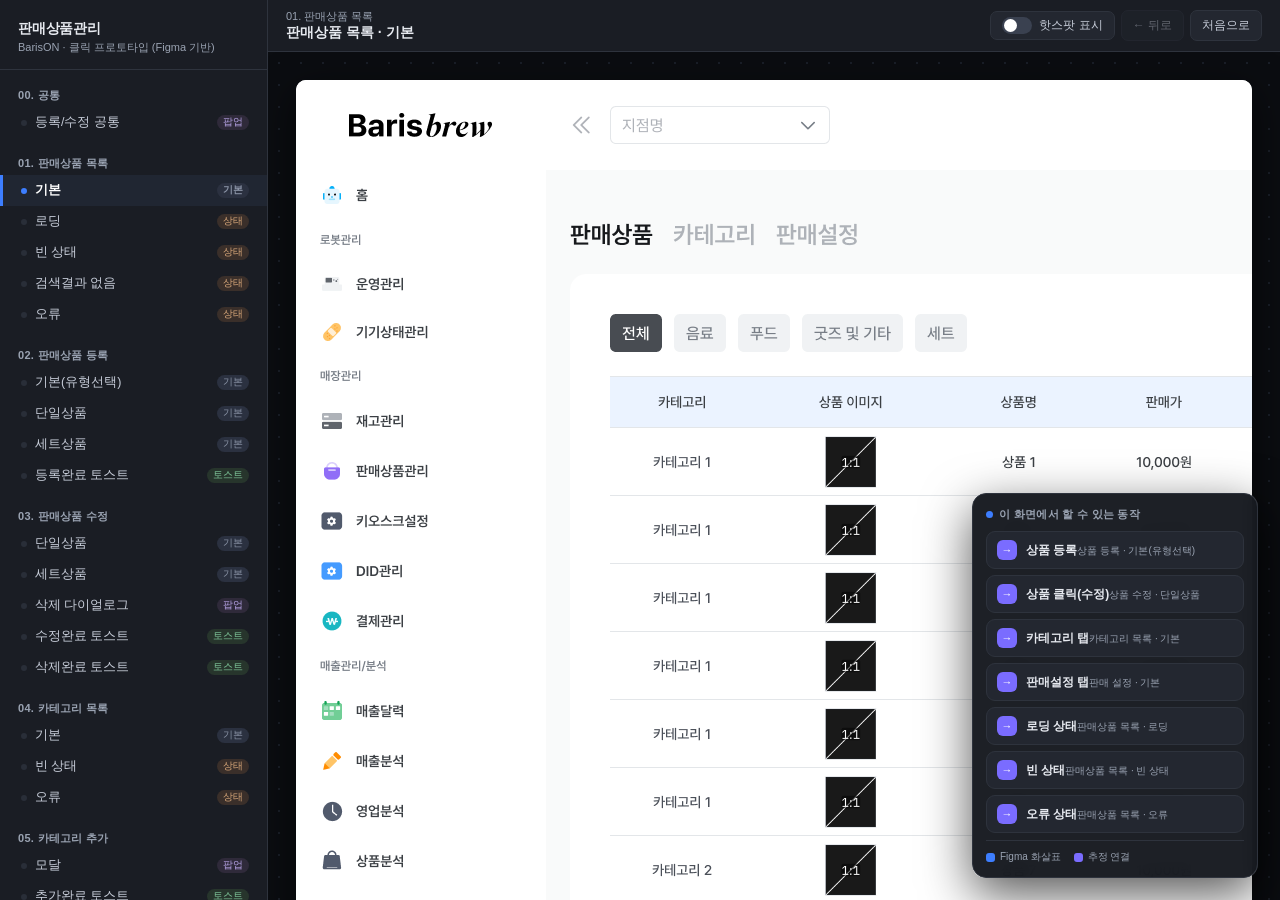
<file: barison/index.html>
<!DOCTYPE html>
<html lang="ko">
<head>
<meta charset="UTF-8">
<meta name="viewport" content="width=device-width, initial-scale=1.0">
<title>BarisON · 판매상품관리 프로토타입</title>
<style>
  :root{
    --bg:#0f1115; --panel:#1a1d24; --panel2:#232730; --line:#2e333d;
    --text:#e7eaf0; --muted:#9aa3b2; --accent:#3d7eff; --inferred:#7a6cff; --sidebar-w:268px;
  }
  *{box-sizing:border-box;margin:0;padding:0}
  html,body{height:100%}
  body{font-family:-apple-system,"Pretendard","Apple SD Gothic Neo",sans-serif;
    background:var(--bg);color:var(--text);display:flex;overflow:hidden}

  /* Sidebar */
  #sidebar{width:var(--sidebar-w);flex-shrink:0;height:100vh;overflow-y:auto;
    background:var(--panel);border-right:1px solid var(--line);padding:16px 0}
  #sidebar h1{font-size:14px;font-weight:700;padding:4px 18px 2px;letter-spacing:-.2px}
  #sidebar .sub{font-size:11px;color:var(--muted);padding:0 18px 14px;border-bottom:1px solid var(--line)}
  .group{margin-top:10px}
  .group > .ghead{font-size:11px;color:var(--muted);font-weight:600;padding:8px 18px 4px;letter-spacing:.3px}
  .nav-item{display:flex;align-items:center;gap:8px;padding:7px 18px;cursor:pointer;
    font-size:12.5px;color:#c7cdd9;border-left:3px solid transparent}
  .nav-item:hover{background:var(--panel2)}
  .nav-item.active{background:#202632;border-left-color:var(--accent);color:#fff;font-weight:600}
  .nav-item .dot{width:6px;height:6px;border-radius:50%;background:#48506055;flex-shrink:0}
  .nav-item.active .dot{background:var(--accent)}
  .nav-item .tag{margin-left:auto;font-size:9.5px;padding:1px 6px;border-radius:8px;background:#2b3140;color:#8b94a6}
  .nav-item .tag.state{background:#3a2f2a;color:#d6a679}
  .nav-item .tag.dialog{background:#2f2a3a;color:#b29fe0}
  .nav-item .tag.toast{background:#27352c;color:#7fc79a}

  /* Stage */
  #main{flex:1;height:100vh;display:flex;flex-direction:column;min-width:0}
  #topbar{height:52px;flex-shrink:0;display:flex;align-items:center;gap:12px;
    padding:0 18px;background:var(--panel);border-bottom:1px solid var(--line)}
  #topbar .crumb{font-size:11px;color:var(--muted)}
  #topbar .title{font-size:14px;font-weight:700}
  #topbar .navbtns{margin-left:auto;display:flex;gap:6px;align-items:center}
  .tb-btn{font-size:12px;color:#c7cdd9;background:var(--panel2);border:1px solid var(--line);
    border-radius:7px;padding:6px 11px;cursor:pointer}
  .tb-btn:hover{background:#2c313c}
  .tb-btn:disabled{opacity:.4;cursor:default}
  .toggle{display:flex;align-items:center;gap:7px;font-size:12px;color:#c7cdd9;cursor:pointer;
    padding:5px 11px;border:1px solid var(--line);border-radius:7px;background:var(--panel2)}
  .toggle .sw{width:30px;height:17px;border-radius:9px;background:#3a4150;position:relative;transition:.15s}
  .toggle .sw::after{content:"";position:absolute;top:2px;left:2px;width:13px;height:13px;border-radius:50%;
    background:#fff;transition:.15s}
  body.show-hot .toggle .sw{background:var(--accent)}
  body.show-hot .toggle .sw::after{left:15px}

  #stage{flex:1;overflow:auto;background:#0b0d11;
    background-image:radial-gradient(#1a1f28 1px,transparent 1px);background-size:22px 22px;
    display:flex;justify-content:center;padding:28px 28px 80px}
  #screenWrap{position:relative;display:inline-block;align-self:flex-start;
    box-shadow:0 12px 40px #0009;border-radius:10px;overflow:hidden;background:#fff}
  #screenImg{display:block;width:1440px;height:auto}

  /* Hotspots */
  .hotspot{position:absolute;cursor:pointer;border-radius:7px;transition:background .1s,box-shadow .1s;z-index:5}
  .hotspot:hover{background:rgba(61,126,255,.22);box-shadow:0 0 0 2px var(--accent)}
  .hotspot.inferred:hover{background:rgba(122,108,255,.22);box-shadow:0 0 0 2px var(--inferred)}
  body.show-hot .hotspot{background:rgba(61,126,255,.13);box-shadow:0 0 0 1.5px rgba(61,126,255,.65)}
  body.show-hot .hotspot.inferred{background:rgba(122,108,255,.13);box-shadow:0 0 0 1.5px rgba(122,108,255,.65)}
  .hotspot .hlabel{display:none;position:absolute;top:-9px;left:6px;font-size:10px;font-weight:600;
    background:var(--accent);color:#fff;padding:2px 7px;border-radius:6px;white-space:nowrap;
    box-shadow:0 2px 8px #0006}
  .hotspot.inferred .hlabel{background:var(--inferred)}
  body.show-hot .hotspot .hlabel{display:block}
  .hotspot.fullclick{border-radius:0}

  /* Flow panel */
  #flow{position:fixed;right:22px;bottom:22px;width:286px;max-height:60vh;overflow:auto;
    background:rgba(20,23,30,.96);backdrop-filter:blur(8px);border:1px solid var(--line);
    border-radius:14px;padding:13px;box-shadow:0 16px 50px #000a;z-index:30}
  #flow h3{font-size:11px;color:var(--muted);letter-spacing:.3px;margin-bottom:9px;display:flex;align-items:center;gap:6px}
  #flow h3 .live{width:7px;height:7px;border-radius:50%;background:var(--accent);animation:pulse 2s infinite}
  @keyframes pulse{0%{box-shadow:0 0 0 0 #3d7eff66}70%{box-shadow:0 0 0 8px #3d7eff00}100%{box-shadow:0 0 0 0 #3d7eff00}}
  .flow-btn{display:flex;align-items:center;gap:9px;width:100%;text-align:left;
    background:var(--panel2);border:1px solid var(--line);border-radius:9px;padding:8px 10px;margin-bottom:6px;cursor:pointer;color:var(--text)}
  .flow-btn:hover{background:#2c313c;border-color:#3a4150}
  .flow-btn .ico{width:20px;height:20px;border-radius:6px;flex-shrink:0;display:grid;place-items:center;font-size:11px;background:var(--accent);color:#fff}
  .flow-btn.inferred .ico{background:var(--inferred)}
  .flow-btn .lab{font-size:12px;font-weight:600;line-height:1.2}
  .flow-btn .dst{font-size:10px;color:var(--muted);margin-top:2px}
  .flow-empty{font-size:11.5px;color:var(--muted);padding:5px 2px;line-height:1.5}
  #flow .legend{margin-top:7px;padding-top:9px;border-top:1px solid var(--line);font-size:10px;color:var(--muted);display:flex;gap:13px}
  #flow .legend span{display:flex;align-items:center;gap:5px}
  #flow .legend i{width:9px;height:9px;border-radius:3px;display:inline-block}
  ::-webkit-scrollbar{width:10px;height:10px}
  ::-webkit-scrollbar-thumb{background:#2c313c;border-radius:6px}
  ::-webkit-scrollbar-track{background:transparent}
</style>
</head>
<body>
  <aside id="sidebar">
    <h1>판매상품관리</h1>
    <div class="sub">BarisON · 클릭 프로토타입 (Figma 기반)</div>
    <div id="navList"></div>
  </aside>

  <div id="main">
    <div id="topbar">
      <div>
        <div class="crumb" id="crumb">—</div>
        <div class="title" id="title">—</div>
      </div>
      <div class="navbtns">
        <div class="toggle" id="hotToggle"><span class="sw"></span> 핫스팟 표시</div>
        <button class="tb-btn" id="backBtn">← 뒤로</button>
        <button class="tb-btn" id="resetBtn">처음으로</button>
      </div>
    </div>
    <div id="stage">
      <div id="screenWrap">
        <img id="screenImg" alt="">
        <div id="hotLayer"></div>
      </div>
    </div>
  </div>

  <div id="flow">
    <h3><span class="live"></span> 이 화면에서 할 수 있는 동작</h3>
    <div id="flowList"></div>
    <div class="legend">
      <span><i style="background:#3d7eff"></i>Figma 화살표</span>
      <span><i style="background:#7a6cff"></i>추정 연결</span>
    </div>
  </div>

<script>
// ---------- Screen registry ----------
const S = [
  {id:"2804-41394", name:"판매상품 목록", variant:"기본", group:"01. 판매상품 목록", kind:""},
  {id:"6118-10943", name:"판매상품 목록", variant:"로딩", group:"01. 판매상품 목록", kind:"state"},
  {id:"5850-9519",  name:"판매상품 목록", variant:"빈 상태", group:"01. 판매상품 목록", kind:"state"},
  {id:"5850-9523",  name:"판매상품 목록", variant:"검색결과 없음", group:"01. 판매상품 목록", kind:"state"},
  {id:"5850-9521",  name:"판매상품 목록", variant:"오류", group:"01. 판매상품 목록", kind:"state"},
  {id:"2804-41436", name:"상품 등록", variant:"기본(유형선택)", group:"02. 판매상품 등록", kind:""},
  {id:"2804-41448", name:"상품 등록", variant:"단일상품", group:"02. 판매상품 등록", kind:""},
  {id:"2804-41484", name:"상품 등록", variant:"세트상품", group:"02. 판매상품 등록", kind:""},
  {id:"2804-41558", name:"판매상품 목록", variant:"등록완료 토스트", group:"02. 판매상품 등록", kind:"toast"},
  {id:"4122-46582", name:"상품 수정", variant:"단일상품", group:"03. 판매상품 수정", kind:""},
  {id:"4122-46596", name:"상품 수정", variant:"세트상품", group:"03. 판매상품 수정", kind:""},
  {id:"5850-9527",  name:"상품 수정", variant:"삭제 다이얼로그", group:"03. 판매상품 수정", kind:"dialog"},
  {id:"2804-41864", name:"판매상품 목록", variant:"수정완료 토스트", group:"03. 판매상품 수정", kind:"toast"},
  {id:"5850-9529",  name:"판매상품 목록", variant:"삭제완료 토스트", group:"03. 판매상품 수정", kind:"toast"},
  {id:"2804-41955", name:"카테고리 목록", variant:"기본", group:"04. 카테고리 목록", kind:""},
  {id:"5851-9519",  name:"카테고리 목록", variant:"빈 상태", group:"04. 카테고리 목록", kind:"state"},
  {id:"5851-9521",  name:"카테고리 목록", variant:"오류", group:"04. 카테고리 목록", kind:"state"},
  {id:"2804-42095", name:"카테고리 추가", variant:"모달", group:"05. 카테고리 추가", kind:"dialog"},
  {id:"2804-42192", name:"카테고리 목록", variant:"추가완료 토스트", group:"05. 카테고리 추가", kind:"toast"},
  {id:"2804-42278", name:"카테고리 수정", variant:"모달", group:"06. 카테고리 수정", kind:"dialog"},
  {id:"5851-9525",  name:"카테고리 수정", variant:"삭제 다이얼로그", group:"06. 카테고리 수정", kind:"dialog"},
  {id:"2804-42451", name:"카테고리 목록", variant:"수정완료 토스트", group:"06. 카테고리 수정", kind:"toast"},
  {id:"5851-9527",  name:"카테고리 목록", variant:"삭제완료 토스트", group:"06. 카테고리 수정", kind:"toast"},
  {id:"2804-42375", name:"순서 설정", variant:"모달 기본", group:"07. 카테고리 순서설정", kind:"dialog"},
  {id:"4128-63829", name:"순서 설정", variant:"모달 변경됨", group:"07. 카테고리 순서설정", kind:"dialog"},
  {id:"2804-42235", name:"카테고리 목록", variant:"순서저장 토스트", group:"07. 카테고리 순서설정", kind:"toast"},
  {id:"2804-41894", name:"판매 설정", variant:"기본", group:"08. 판매설정", kind:""},
  {id:"2804-41601", name:"판매 설정", variant:"저장 토스트", group:"08. 판매설정", kind:"toast"},
  {id:"5851-9529",  name:"판매 설정", variant:"오류", group:"08. 판매설정", kind:"state"},
  {id:"5241-25663", name:"나가기 다이얼로그", variant:"등록/수정 공통", group:"00. 공통", kind:"dialog"},
];
const byId = Object.fromEntries(S.map(s=>[s.id,s]));

// ---------- Flow panel transitions (Figma arrows + inferred) ----------
const T = {
  "2804-41394":[{to:"2804-41436",label:"상품 등록",inferred:true},{to:"4122-46582",label:"상품 클릭(수정)",inferred:true},{to:"2804-41955",label:"카테고리 탭",inferred:true},{to:"2804-41894",label:"판매설정 탭",inferred:true},{to:"6118-10943",label:"로딩 상태",inferred:true},{to:"5850-9519",label:"빈 상태",inferred:true},{to:"5850-9521",label:"오류 상태",inferred:true}],
  "2804-41436":[{to:"2804-41448",label:"상품 선택(단일)",inferred:false},{to:"2804-41484",label:"세트상품",inferred:true},{to:"5241-25663",label:"나가기",inferred:false}],
  "2804-41448":[{to:"2804-41558",label:"등록",inferred:false},{to:"5241-25663",label:"나가기",inferred:true}],
  "2804-41484":[{to:"2804-41558",label:"등록",inferred:true},{to:"5241-25663",label:"나가기",inferred:true}],
  "2804-41558":[{to:"2804-41394",label:"목록으로",inferred:true}],
  "4122-46582":[{to:"2804-41864",label:"저장(수정완료)",inferred:false},{to:"5850-9527",label:"삭제",inferred:false},{to:"5241-25663",label:"나가기",inferred:false},{to:"4122-46596",label:"세트상품 수정",inferred:true}],
  "4122-46596":[{to:"2804-41864",label:"저장(수정완료)",inferred:true},{to:"5850-9527",label:"삭제",inferred:true},{to:"5241-25663",label:"나가기",inferred:true}],
  "5850-9527":[{to:"5850-9529",label:"삭제 확인",inferred:false}],
  "2804-41864":[{to:"2804-41394",label:"목록으로",inferred:true}],
  "5850-9529":[{to:"2804-41394",label:"목록으로",inferred:true}],
  "2804-41955":[{to:"2804-42095",label:"카테고리 추가",inferred:false},{to:"2804-42278",label:"카테고리 수정",inferred:false},{to:"2804-42375",label:"순서 설정",inferred:false},{to:"2804-41394",label:"판매상품 탭",inferred:true},{to:"2804-41894",label:"판매설정 탭",inferred:true},{to:"5851-9519",label:"빈 상태",inferred:true},{to:"5851-9521",label:"오류 상태",inferred:true}],
  "2804-42095":[{to:"2804-42192",label:"확인(추가)",inferred:false},{to:"2804-41955",label:"취소/닫기",inferred:true}],
  "2804-42192":[{to:"2804-41955",label:"목록으로",inferred:true}],
  "2804-42278":[{to:"2804-42451",label:"확인(수정)",inferred:false},{to:"5851-9525",label:"삭제",inferred:false},{to:"2804-41955",label:"취소/닫기",inferred:true}],
  "5851-9525":[{to:"5851-9527",label:"삭제 확인",inferred:false}],
  "2804-42451":[{to:"2804-41955",label:"목록으로",inferred:true}],
  "5851-9527":[{to:"2804-41955",label:"목록으로",inferred:true}],
  "2804-42375":[{to:"4128-63829",label:"순서 변경",inferred:false},{to:"2804-41955",label:"취소/닫기",inferred:true}],
  "4128-63829":[{to:"2804-42235",label:"저장(순서)",inferred:false},{to:"2804-41955",label:"취소/닫기",inferred:true}],
  "2804-42235":[{to:"2804-41955",label:"목록으로",inferred:true}],
  "2804-41894":[{to:"2804-41601",label:"저장",inferred:false},{to:"2804-41394",label:"판매상품 탭",inferred:true},{to:"2804-41955",label:"카테고리 탭",inferred:true}],
  "2804-41601":[{to:"2804-41894",label:"설정 화면으로",inferred:true}],
  "5241-25663":[{to:"2804-41394",label:"나가기(목록)",inferred:true},{to:"__back__",label:"취소(이전 화면)",inferred:true}],
};

// ---------- Hotspots: real button overlays (x,y,w,h in % of image) ----------
const FULL = (to,label)=>[{x:0,y:0,w:100,h:100,to,label,inferred:true,full:true}];
const H = {
  "2804-41394":[
    {x:90.3,y:9.8,w:9,h:4.4,to:"2804-41436",label:"상품 등록"},
    {x:25.3,y:10.8,w:7.2,h:3,to:"2804-41955",label:"카테고리",inferred:true},
    {x:32.6,y:10.8,w:7.2,h:3,to:"2804-41894",label:"판매설정",inferred:true},
    {x:21,y:27.2,w:60,h:5.2,to:"4122-46582",label:"상품 클릭(수정)",inferred:true},
  ],
  "2804-41436":[
    {x:22.8,y:35.5,w:25,h:4.6,to:"2804-41448",label:"상품 선택"},
    {x:77.3,y:81.2,w:8.7,h:4.6,to:"5241-25663",label:"취소(나가기)"},
    {x:86.6,y:81.2,w:9.2,h:4.6,to:"2804-41558",label:"저장",inferred:true},
  ],
  "2804-41448":[
    {x:77.3,y:89.2,w:8.7,h:2.7,to:"5241-25663",label:"취소(나가기)"},
    {x:86.6,y:89.2,w:9.2,h:2.7,to:"2804-41558",label:"저장"},
  ],
  "2804-41484":[
    {x:76.8,y:89.3,w:8.9,h:2.5,to:"5241-25663",label:"취소(나가기)"},
    {x:86.3,y:89.3,w:9.2,h:2.5,to:"2804-41558",label:"저장"},
  ],
  "2804-41558":FULL("2804-41394","화면 클릭 → 목록"),
  "4122-46582":[
    {x:86.6,y:10,w:8.7,h:3,to:"5850-9527",label:"삭제"},
    {x:77.3,y:92.6,w:8.7,h:2.7,to:"5241-25663",label:"취소(나가기)"},
    {x:86.6,y:92.6,w:9.2,h:2.7,to:"2804-41864",label:"저장"},
  ],
  "4122-46596":[
    {x:86.8,y:9.2,w:8.9,h:2.5,to:"5850-9527",label:"삭제"},
    {x:76.8,y:89.3,w:8.9,h:2.5,to:"5241-25663",label:"취소(나가기)"},
    {x:86.3,y:89.3,w:9.2,h:2.5,to:"2804-41864",label:"저장"},
  ],
  "2804-41864":FULL("2804-41394","화면 클릭 → 목록"),
  "5850-9529":FULL("2804-41394","화면 클릭 → 목록"),
  "5850-9527":[
    {x:37.8,y:51.8,w:11.8,h:5.2,to:"__back__",label:"취소"},
    {x:50.4,y:51.8,w:11.8,h:5.2,to:"5850-9529",label:"삭제"},
  ],
  "2804-41955":[
    {x:88.6,y:10.2,w:10.2,h:4.2,to:"2804-42095",label:"카테고리 추가"},
    {x:18.3,y:11,w:7.2,h:3,to:"2804-41394",label:"판매상품",inferred:true},
    {x:32.6,y:11,w:7.2,h:3,to:"2804-41894",label:"판매설정",inferred:true},
    {x:21,y:28,w:60,h:5.2,to:"2804-42278",label:"카테고리 클릭(수정)",inferred:true},
  ],
  "2804-42095":[
    {x:65.7,y:23.8,w:3.2,h:3.6,to:"2804-41955",label:"닫기"},
    {x:50.7,y:69.7,w:8.8,h:5.2,to:"2804-41955",label:"취소"},
    {x:59.8,y:69.7,w:8.8,h:5.2,to:"2804-42192",label:"확인(추가)"},
  ],
  "2804-42192":FULL("2804-41955","화면 클릭 → 목록"),
  "2804-42278":[
    {x:65.7,y:23.8,w:3.2,h:3.6,to:"2804-41955",label:"닫기"},
    {x:30.8,y:69.7,w:8.8,h:5.2,to:"5851-9525",label:"삭제"},
    {x:50.7,y:69.7,w:8.8,h:5.2,to:"2804-41955",label:"취소"},
    {x:59.8,y:69.7,w:8.8,h:5.2,to:"2804-42451",label:"확인(수정)"},
  ],
  "5851-9525":[
    {x:37.8,y:51.8,w:11.8,h:5.2,to:"__back__",label:"취소"},
    {x:50.4,y:51.8,w:11.8,h:5.2,to:"5851-9527",label:"삭제"},
  ],
  "2804-42451":FULL("2804-41955","화면 클릭 → 목록"),
  "5851-9527":FULL("2804-41955","화면 클릭 → 목록"),
  "2804-42375":[
    {x:83.3,y:13.2,w:3.4,h:3.8,to:"2804-41955",label:"닫기"},
    {x:13.5,y:27.5,w:35,h:31,to:"4128-63829",label:"순서 변경(드래그)",inferred:true},
    {x:68.8,y:79,w:7.4,h:5.6,to:"2804-41955",label:"취소"},
    {x:77.2,y:79,w:8.2,h:5.6,to:"4128-63829",label:"저장",inferred:true},
  ],
  "4128-63829":[
    {x:83.3,y:13.2,w:3.4,h:3.8,to:"2804-41955",label:"닫기"},
    {x:68.8,y:79,w:7.4,h:5.6,to:"2804-41955",label:"취소"},
    {x:77.2,y:79,w:8.2,h:5.6,to:"2804-42235",label:"저장(순서)"},
  ],
  "2804-42235":FULL("2804-41955","화면 클릭 → 목록"),
  "2804-41894":[
    {x:86.6,y:80.7,w:9.2,h:4.4,to:"2804-41601",label:"저장"},
    {x:18.3,y:10.8,w:7.2,h:3,to:"2804-41394",label:"판매상품",inferred:true},
    {x:25.3,y:10.8,w:7.2,h:3,to:"2804-41955",label:"카테고리",inferred:true},
  ],
  "2804-41601":FULL("2804-41894","화면 클릭 → 설정"),
  "5241-25663":[
    {x:37.8,y:51.8,w:11.8,h:5.2,to:"__back__",label:"취소"},
    {x:50.4,y:51.8,w:11.8,h:5.2,to:"2804-41394",label:"나가기(목록)"},
  ],
};

// ---------- Sidebar ----------
const navList=document.getElementById("navList");
let curId=null, hist=[];
const groups=[...new Set(S.map(s=>s.group))].sort();
for(const g of groups){
  const wrap=document.createElement("div"); wrap.className="group";
  const h=document.createElement("div"); h.className="ghead"; h.textContent=g; wrap.appendChild(h);
  for(const s of S.filter(x=>x.group===g)){
    const it=document.createElement("div"); it.className="nav-item"; it.dataset.id=s.id;
    const lbl={state:'상태',dialog:'팝업',toast:'토스트'}[s.kind]||'기본';
    it.innerHTML=`<span class="dot"></span><span>${s.variant}</span><span class="tag ${s.kind}">${lbl}</span>`;
    it.onclick=()=>go(s.id,true);
    wrap.appendChild(it);
  }
  navList.appendChild(wrap);
}

// ---------- Navigation ----------
const img=document.getElementById("screenImg"), hotLayer=document.getElementById("hotLayer");
const titleEl=document.getElementById("title"), crumbEl=document.getElementById("crumb");
const flowList=document.getElementById("flowList"), stage=document.getElementById("stage");

function navTo(to){ if(to==="__back__"){ back(); return; } go(to,true); }
function back(){ if(hist.length){ go(hist.pop(),false); } }

function go(id, push){
  const s=byId[id]; if(!s) return;
  if(push && curId && curId!==id) hist.push(curId);
  curId=id;
  img.src="screens/"+id+".png";
  titleEl.textContent=s.name+" · "+s.variant;
  crumbEl.textContent=s.group;
  document.querySelectorAll(".nav-item").forEach(n=>n.classList.toggle("active",n.dataset.id===id));
  const act=document.querySelector(".nav-item.active"); if(act) act.scrollIntoView({block:"nearest"});

  // hotspots
  hotLayer.innerHTML="";
  (H[id]||[]).forEach(h=>{
    const d=document.createElement("div");
    d.className="hotspot"+(h.inferred?" inferred":"")+(h.full?" fullclick":"");
    d.style.left=h.x+"%"; d.style.top=h.y+"%"; d.style.width=h.w+"%"; d.style.height=h.h+"%";
    const dst=byId[h.to]; d.title=h.label+(dst?" → "+dst.name+" "+dst.variant:"");
    d.innerHTML=`<span class="hlabel">${h.label}</span>`;
    d.onclick=()=>navTo(h.to);
    hotLayer.appendChild(d);
  });

  // flow panel
  flowList.innerHTML="";
  const outs=T[id]||[];
  if(!outs.length){ flowList.innerHTML='<div class="flow-empty">정의된 다음 동작이 없습니다. 좌측 목록에서 이동하세요.</div>'; }
  else outs.forEach(o=>{
    const d=byId[o.to];
    const b=document.createElement("button");
    b.className="flow-btn"+(o.inferred?" inferred":"");
    b.innerHTML=`<span class="ico">→</span><span><span class="lab">${o.label}</span><span class="dst">${o.to==="__back__"?"이전 화면":(d?d.name+" · "+d.variant:o.to)}</span></span>`;
    b.onclick=()=>navTo(o.to);
    flowList.appendChild(b);
  });
  document.getElementById("backBtn").disabled = hist.length===0;
  stage.scrollTop=0;
  location.hash=id;
}

document.getElementById("backBtn").onclick=back;
document.getElementById("resetBtn").onclick=()=>{ hist=[]; go("2804-41394",false); };
document.getElementById("hotToggle").onclick=()=>document.body.classList.toggle("show-hot");
document.addEventListener("keydown",e=>{ if(e.key==="Escape") back(); if(e.key==="h") document.body.classList.toggle("show-hot"); });

const start=(location.hash||"").replace("#","");
go(byId[start]?start:"2804-41394", false);
</script>
</body>
</html>
</file>
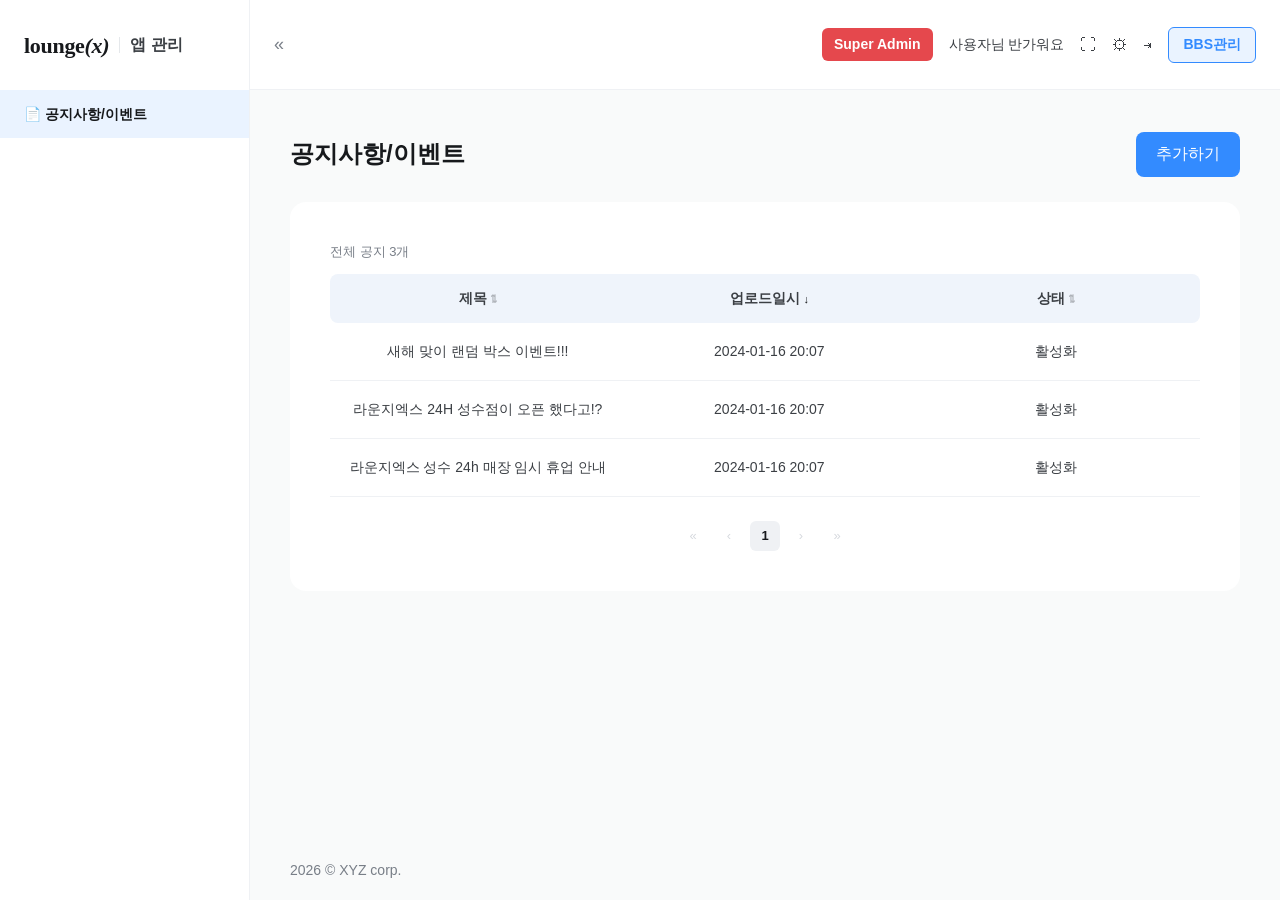
<file: notice/index.html>
<!DOCTYPE html>
<html lang="ko">
<head>
<meta charset="utf-8">
<meta name="viewport" content="width=device-width, initial-scale=1">
<title>공지사항/이벤트 관리 — 동작 프로토타입</title>
<style>
:root{
  --bg:#f9fafa; --surface:#fff;
  --text:#17191c; --text2:#3b3f44; --text3:#787e87; --ph:#aeb2b8;
  --primary:#338bff; --primary-soft:#eaf3ff; --primary-dark:#1f75e8;
  --border:#e5e8eb; --border2:#eff1f4; --thead:#eff4fb; --disabled:#f5f6f7;
  --danger:#e5484d; --danger-soft:#fdeeee; --text3:#787e87; --card-line:#e3e6e9;
  --r-sm:6px; --r:8px; --r-lg:12px;
}
*{box-sizing:border-box}
html,body{margin:0;padding:0}
body{background:var(--bg);color:var(--text);
  font-family:-apple-system,BlinkMacSystemFont,"Apple SD Gothic Neo","Pretendard","Malgun Gothic",sans-serif;
  font-size:14px;line-height:1.5;min-width:960px}
button{font-family:inherit;cursor:pointer;border:none;background:none}
input,textarea{font-family:inherit;font-size:14px;color:var(--text)}
input::placeholder,textarea::placeholder{color:var(--ph)}

/* shell */
.shell{display:flex;min-height:100vh}
.nav{width:250px;background:var(--surface);border-right:1px solid var(--border2);flex:none}
.nav-head{height:90px;display:flex;align-items:center;gap:10px;padding:0 24px}
.logo{font-family:Georgia,"Times New Roman",serif;font-size:22px;font-weight:600;letter-spacing:-.3px}
.logo i{font-style:italic}
.nav-div{width:1px;height:16px;background:var(--border)}
.nav-app{font-size:16px;font-weight:600;color:var(--text2)}
.nav-item{display:flex;align-items:center;gap:10px;height:48px;padding:0 24px;font-size:14px;font-weight:600;background:var(--primary-soft)}
.main{flex:1;display:flex;flex-direction:column;min-width:0}
.topbar{height:90px;background:var(--surface);border-bottom:1px solid var(--border2);
  display:flex;align-items:center;justify-content:space-between;padding:0 24px}
.topbar .right{display:flex;align-items:center;gap:16px}
.collapse{color:var(--text3);font-size:18px}
.badge{background:var(--danger);color:#fff;font-size:14px;font-weight:600;padding:6px 12px;border-radius:var(--r-sm)}
.hi{font-size:14px;font-weight:500;color:var(--text2)}
.ico{color:var(--text2);font-size:16px;line-height:1}
.ghost{border:1px solid var(--primary);color:var(--primary);background:var(--primary-soft);font-size:14px;font-weight:600;padding:8px 14px;border-radius:var(--r-sm)}
.content{flex:1;padding:40px;width:100%;max-width:1190px;margin:0 auto}
.foot{height:60px;display:flex;align-items:center;padding:0 40px;font-size:14px;font-weight:500;color:var(--text3)}

/* page */
.page-head{display:flex;align-items:center;justify-content:space-between;margin-bottom:24px;min-height:48px}
.page-title{font-size:24px;font-weight:600;margin:0}
.btn{border-radius:var(--r);font-weight:500;white-space:nowrap;transition:background .12s}
.btn-primary{background:var(--primary);color:#fff;font-size:16px;padding:12px 20px}
.btn-primary:hover{background:var(--primary-dark)}
.btn-soft{background:var(--primary-soft);color:var(--primary);font-size:16px;padding:12px 20px}
.btn-danger{background:var(--danger-soft);color:var(--danger);font-size:16px;padding:12px 20px}
.btn-sm{font-size:14px;padding:9px 16px}
.card{background:var(--surface);border-radius:16px;padding:40px;margin-bottom:24px}

/* table */
.count{font-size:13px;color:var(--text3);margin-bottom:12px}
.table-wrap{overflow-x:auto}
table{width:100%;min-width:560px;border-collapse:collapse;table-layout:fixed}
thead th{background:var(--thead);font-size:14px;font-weight:600;color:var(--text2);padding:14px 12px;
  text-align:center;white-space:nowrap;cursor:pointer;user-select:none}
thead th:first-child{border-radius:var(--r) 0 0 var(--r)}
thead th:last-child{border-radius:0 var(--r) var(--r) 0}
.sort{color:var(--ph);font-size:11px;margin-left:4px}
.sort.on{color:var(--text)}
tbody td{border-bottom:1px solid var(--border2);padding:18px 12px;text-align:center;font-size:14px;color:var(--text2)}
tbody tr{cursor:pointer}
tbody tr:hover td{background:#fbfcfd}
td.title{overflow:hidden;text-overflow:ellipsis;white-space:nowrap}
.empty{text-align:center;color:var(--text3);padding:60px 0;font-size:14px}
.pager{display:flex;justify-content:center;align-items:center;gap:6px;margin-top:24px}
.pager span,.pager b,.pager button{width:30px;height:30px;display:grid;place-items:center;border-radius:var(--r-sm);
  font-size:13px;color:var(--text3);font-weight:400}
.pager b{background:var(--border2);color:var(--text);font-weight:600}
.pager button:hover{background:#f4f6f8}
.pager .off{color:#d6d9de;cursor:default}

/* form */
.fcard{border:1px solid var(--card-line);border-radius:16px;padding:32px;margin-bottom:40px}
.fcard:last-of-type{margin-bottom:0}
.fcard-title{font-size:20px;font-weight:600;margin:0 0 32px}
.f + .f{margin-top:32px}
.row{display:flex;gap:32px;margin-top:32px}
.row > .f{flex:1 1 0;min-width:0;margin-top:0}
.f-label{display:block;font-size:14px;font-weight:600;color:var(--text);margin-bottom:8px}
.req{color:var(--danger);margin-left:4px}
.field{border:1px solid var(--border);border-radius:var(--r);height:40px;padding:0 12px;font-size:14px;
  background:var(--surface);width:100%;color:var(--text)}
.field:focus{outline:none;border-color:var(--primary)}
.field:disabled{background:var(--disabled);color:var(--ph);cursor:not-allowed}
textarea.field{height:100px;padding:10px 12px;resize:vertical;line-height:1.5}

/* 리치 에디터 — 현행 Toast UI Editor 대역 */
.rte{border:1px solid var(--border);border-radius:var(--r);overflow:hidden;background:var(--surface)}
.f-err .rte{border-color:var(--danger)}
.rte-toolbar{display:flex;align-items:center;gap:8px;height:40px;padding:0 12px;
  background:#f7f9fc;border-bottom:1px solid var(--border)}
.rte-g{display:flex;gap:2px}
.rte-btn{width:28px;height:28px;border-radius:4px;font-size:11px;font-weight:500;
  color:#575757;display:grid;place-items:center;line-height:1}
.rte-btn:hover{background:#e9edf3}
.rte-div{width:1px;height:16px;background:var(--border);flex:none}
.rte-body{height:460px;overflow:auto;padding:16px;font-size:14px;line-height:1.6;outline:none}
.rte-body:empty::before{content:attr(data-ph);color:var(--ph)}
.rte-body img{max-width:100%;height:auto;display:block;margin:8px 0}
.rte-body table{width:auto;min-width:0;border-collapse:collapse;margin:8px 0}
.rte-body td{border:1px solid var(--border);padding:6px 10px;text-align:left}
.rte-body blockquote{border-left:3px solid var(--border);margin:8px 0;padding:4px 0 4px 12px;color:var(--text2)}
.rte-body pre{background:#f4f6f8;padding:10px 12px;border-radius:6px;overflow:auto}
.rte-body code{background:#f4f6f8;padding:1px 5px;border-radius:4px}
.rte-body ul,.rte-body ol{padding-left:22px;margin:8px 0}
.rte-body h3{font-size:18px;margin:12px 0 6px}
.f-help{font-size:13px;color:var(--text3);margin-top:8px}
.radio-row{display:flex;gap:16px;padding-top:2px}
.radio{display:inline-flex;align-items:center;gap:8px;font-size:14px;cursor:pointer;padding-right:8px}
.radio input{width:20px;height:20px;accent-color:var(--primary);margin:0;cursor:pointer}
.f-err .field{border-color:var(--danger);background:var(--danger-soft)}
.err-msg{color:var(--danger);font-size:13px;margin-top:8px}
.form-actions{display:flex;justify-content:flex-end;gap:16px;margin-top:24px}

/* overlays */
.dim{position:fixed;inset:0;background:rgba(23,25,28,.45);display:grid;place-items:center;z-index:50}
.dlg{background:var(--surface);border-radius:var(--r-lg);padding:32px;width:calc(100% - 48px);max-width:424px;
  box-shadow:0 12px 40px rgba(0,0,0,.18)}
.dlg h3{font-size:18px;font-weight:600;margin:0 0 12px}
.dlg p{font-size:14px;color:var(--text3);margin:0 0 24px}
.dlg-actions{display:flex;justify-content:flex-end;gap:8px}
.toast{position:fixed;left:calc(50% + 125px);top:114px;transform:translateX(-50%);
  background:rgba(23,25,28,.92);color:#fff;font-size:14px;font-weight:500;
  padding:16px 22px;border-radius:var(--r);z-index:60;white-space:nowrap}
</style>
</head>
<body>
<div id="app"></div>
<script>
"use strict";

const PAGE_SIZE = 10;
const ME = "Super Admin";

const state = {
  view: "list",
  items: [
    {id:1, title:"새해 맞이 랜덤 박스 이벤트!!!",        at:"2024-01-16 20:07", status:"활성화",
     body:"새해를 맞아 랜덤 박스 이벤트를 진행합니다. 앱에서 확인해보세요.",
     cAt:"2022-11-01 08:07", cBy:"SYSTEM", uAt:"2022-11-04 00:40", uBy:"SYSTEM"},
    {id:2, title:"라운지엑스 24H 성수점이 오픈 했다고!?", at:"2024-01-16 20:07", status:"활성화",
     body:"성수점이 24시간 운영을 시작했습니다. 언제든 방문해주세요.",
     cAt:"2022-11-01 08:07", cBy:"SYSTEM", uAt:"2022-11-04 00:40", uBy:"SYSTEM"},
    {id:3, title:"라운지엑스 성수 24h 매장 임시 휴업 안내", at:"2024-01-16 20:07", status:"활성화",
     body:"내부 공사로 성수 24h 매장이 임시 휴업합니다. 이용에 참고 바랍니다.",
     cAt:"2022-11-01 08:07", cBy:"SYSTEM", uAt:"2022-11-04 00:40", uBy:"SYSTEM"}
  ],
  sort: {key:"at", dir:"desc"},
  page: 1,
  form: null, editId: null, errors: {}, dialog: null, toast: null
};
let seq = 4, toastTimer = null;

const esc = s => String(s == null ? "" : s)
  .replace(/&/g,"&amp;").replace(/</g,"&lt;").replace(/>/g,"&gt;").replace(/"/g,"&quot;");
const nowStamp = () => { const d = new Date(), p = x => String(x).padStart(2,"0");
  return d.getFullYear()+"-"+p(d.getMonth()+1)+"-"+p(d.getDate())+" "+p(d.getHours())+":"+p(d.getMinutes()); };
const blankForm = () => ({title:"", status:"활성화", body:""});

const sorted = () => {
  const {key, dir} = state.sort, k = dir === "asc" ? 1 : -1;
  return state.items.slice().sort((a,b) => {
    const x = String(a[key]), y = String(b[key]);
    if (x === y) return a.id - b.id;
    return x > y ? k : -k;
  });
};
const pageCount = () => Math.max(1, Math.ceil(state.items.length / PAGE_SIZE));
const pageRows = () => sorted().slice((state.page-1)*PAGE_SIZE, state.page*PAGE_SIZE);

/* ---------- list ---------- */
function th(label, key){
  const on = state.sort.key === key;
  const glyph = !on ? "⇅" : (state.sort.dir === "asc" ? "↑" : "↓");
  return '<th data-action="sort" data-key="'+key+'">'+esc(label)+
         '<span class="sort'+(on?" on":"")+'">'+glyph+'</span></th>';
}
function rowsHtml(){
  const rows = pageRows();
  if (!rows.length) return '<tr><td colspan="3"><div class="empty">등록된 공지가 없습니다.</div></td></tr>';
  return rows.map(it =>
    '<tr data-action="go-edit" data-id="'+it.id+'">'+
      '<td class="title">'+esc(it.title)+'</td>'+
      '<td>'+esc(it.at)+'</td>'+
      '<td>'+esc(it.status)+'</td>'+
    '</tr>').join("");
}
function pagerHtml(){
  const n = pageCount(), p = state.page;
  const nav = (a, g, to, off) => off
    ? '<span class="off">'+g+'</span>'
    : '<button data-action="'+a+'" data-page="'+to+'">'+g+'</button>';
  let out = nav("page","«",1,p===1) + nav("page","‹",p-1,p===1);
  for (let i = 1; i <= n; i++)
    out += i === p ? "<b>"+i+"</b>" : '<button data-action="page" data-page="'+i+'">'+i+"</button>";
  out += nav("page","›",p+1,p===n) + nav("page","»",n,p===n);
  return '<div class="pager">'+out+"</div>";
}
const listView = () => ''+
  '<div class="page-head"><h1 class="page-title">공지사항/이벤트</h1>'+
    '<button class="btn btn-primary" data-action="go-create">추가하기</button></div>'+
  '<div class="card">'+
    '<div class="count">전체 공지 '+state.items.length+'개</div>'+
    '<div class="table-wrap"><table>'+
      '<colgroup><col style="width:34%"><col style="width:33%"><col style="width:33%"></colgroup>'+
      '<thead><tr>'+th("제목","title")+th("업로드일시","at")+th("상태","status")+'</tr></thead>'+
      '<tbody>'+rowsHtml()+'</tbody>'+
    '</table></div>'+
    (state.items.length ? pagerHtml() : "")+
  '</div>';

/* ---------- form ---------- */
// 현행 어드민 툴바 구성 그대로 — toolbarItems 5그룹 + colorSyntax
const RTE_TOOLS = [
  [["T","heading"],["B","bold"],["I","italic"],["S","strike"]],
  [["\u2014","hr"],["\u201d","quote"]],
  [["UL","ul"],["OL","ol"],["TD","task"],["\u2192","indent"],["\u2190","outdent"]],
  [["TB","table"],["IM","image"],["LK","link"]],
  [["<>","code"],["{}","codeblock"]],
  [["A","color"]]
];
const editorHtml = html => {
  const bar = RTE_TOOLS.map(gr =>
    '<div class="rte-g">' + gr.map(([lb, cmd]) =>
      '<button type="button" class="rte-btn" data-action="rte" data-cmd="'+cmd+'" title="'+cmd+'">'+esc(lb)+'</button>'
    ).join("") + '</div>'
  ).join('<span class="rte-div"></span>');
  return '<div class="rte">'+
    '<div class="rte-toolbar" data-rte-bar>'+bar+'</div>'+
    '<div class="rte-body" contenteditable="true" data-rte data-ph="내용 입력">'+(html || "")+'</div>'+
    '<input type="file" accept="image/*" class="rte-file" hidden>'+
  '</div>';
};
// 이미지·표·구분선만 있어도 내용이 있는 것으로 본다
const bodyEmpty = html => {
  const d = document.createElement("div");
  d.innerHTML = html || "";
  return !d.querySelector("img,table,hr") && !d.textContent.trim();
};

const errBlock = k => state.errors[k] ? '<div class="err-msg">'+esc(state.errors[k])+"</div>" : "";
const meta = (label, val) => ''+
  '<div class="f"><label class="f-label">'+esc(label)+'</label>'+
  '<input class="field" value="'+esc(val)+'" disabled></div>';

function formView(mode){
  const f = state.form, e = state.errors;
  const isEdit = mode === "edit";
  const it = isEdit ? state.items.find(x => x.id === state.editId) : null;
  const metaRows = isEdit ? ''+
    '<div class="row">'+meta("최초 작성 일시", it.cAt)+meta("최초 작성 계정", it.cBy)+'</div>'+
    '<div class="row">'+meta("마지막 수정일시", it.uAt)+meta("수정 계정", it.uBy)+'</div>' : "";
  const radio = v => ''+
    '<label class="radio"><input type="radio" name="status" value="'+v+'" data-field="status"'+
    (f.status === v ? " checked" : "")+'>'+v+"</label>";
  return ''+
  '<div class="page-head"><h1 class="page-title">'+(isEdit ? "수정" : "추가하기")+"</h1></div>"+
  '<div class="card">'+
    '<div class="fcard"><h2 class="fcard-title">공지정보</h2>'+
      '<div class="f'+(e.title?" f-err":"")+'" data-wrap="title">'+
        '<label class="f-label">제목<span class="req">*</span></label>'+
        '<input class="field" data-field="title" placeholder="제목 입력" value="'+esc(f.title)+'">'+
        errBlock("title")+'</div>'+
      '<div class="f"><label class="f-label">공지상태<span class="req">*</span></label>'+
        '<div class="radio-row">'+radio("활성화")+radio("비활성화")+"</div></div>"+
      metaRows+
    "</div>"+
    '<div class="fcard"><h2 class="fcard-title">공지</h2>'+
      '<div class="f'+(e.body?" f-err":"")+'" data-wrap="body">'+
        '<label class="f-label">내용<span class="req">*</span></label>'+
        editorHtml(f.body)+
        errBlock("body")+
      "</div>"+
    "</div>"+
    '<div class="form-actions">'+
      (isEdit
        ? '<button class="btn btn-danger" data-action="ask-delete">삭제하기</button>'+
          '<button class="btn btn-primary" data-action="save">저장하기</button>'
        : '<button class="btn btn-soft" data-action="cancel">취소</button>'+
          '<button class="btn btn-primary" data-action="save">입력완료</button>')+
    "</div>"+
  "</div>";
}

/* ---------- overlays ---------- */
const dialogView = () => {
  const d = state.dialog;
  if (!d) return "";
  return '<div class="dim" data-action="dim"><div class="dlg" data-stop>'+
    "<h3>"+esc(d.title)+"</h3><p>"+esc(d.desc)+"</p>"+
    '<div class="dlg-actions">'+
      '<button class="btn btn-soft btn-sm" data-action="close-dialog">취소</button>'+
      '<button class="btn btn-danger btn-sm" data-action="'+d.confirm+'">'+esc(d.ok)+"</button>"+
    "</div></div></div>";
};
const toastView = () => state.toast ? '<div class="toast">'+esc(state.toast)+"</div>" : "";

function render(){
  const body = state.view === "list" ? listView() : formView(state.view);
  document.getElementById("app").innerHTML = ''+
  '<div class="shell">'+
    '<aside class="nav">'+
      '<div class="nav-head"><span class="logo">lounge<i>(x)</i></span>'+
        '<span class="nav-div"></span><span class="nav-app">앱 관리</span></div>'+
      '<div class="nav-item">\u{1F4C4} 공지사항/이벤트</div>'+
    "</aside>"+
    '<div class="main">'+
      '<div class="topbar"><span class="collapse">«</span>'+
        '<div class="right"><span class="badge">Super Admin</span>'+
        '<span class="hi">사용자님 반가워요</span>'+
        '<span class="ico">⛶</span><span class="ico">⚙</span><span class="ico">⇥</span>'+
        '<button class="ghost">BBS관리</button></div></div>'+
      '<div class="content">'+body+"</div>"+
      '<div class="foot">2026 © XYZ corp.</div>'+
    "</div>"+
  "</div>"+dialogView()+toastView();
}

/* ---------- behaviour ---------- */
function showToast(msg){
  state.toast = msg; render();
  clearTimeout(toastTimer);
  toastTimer = setTimeout(() => { state.toast = null; render(); }, 3000);
}
function validate(){
  const f = state.form, e = {};
  if (!f.title.trim()) e.title = "제목을 입력해주세요.";
  if (bodyEmpty(f.body)) e.body = "내용을 입력해주세요.";
  state.errors = e;
  return Object.keys(e).length === 0;
}
function clearErr(key, wrap){
  if (!state.errors[key]) return;
  delete state.errors[key];
  if (!wrap) return;
  wrap.classList.remove("f-err");
  const m = wrap.querySelector(".err-msg");
  if (m) m.remove();
}
let savedRange = null;
function saveRange(body){
  const sel = window.getSelection();
  savedRange = (sel && sel.rangeCount && body.contains(sel.getRangeAt(0).commonAncestorContainer))
    ? sel.getRangeAt(0).cloneRange() : null;
}
function restoreRange(body){
  body.focus();
  const sel = window.getSelection();
  let r = savedRange;
  if (!r || !body.contains(r.commonAncestorContainer)) {
    r = document.createRange(); r.selectNodeContents(body); r.collapse(false);
  }
  sel.removeAllRanges(); sel.addRange(r);
}
function runCmd(cmd, wrap, body){
  const ex = (c, v) => document.execCommand(c, false, v);
  switch (cmd) {
    case "heading":   ex("formatBlock", "<h3>"); break;
    case "bold":      ex("bold"); break;
    case "italic":    ex("italic"); break;
    case "strike":    ex("strikeThrough"); break;
    case "hr":        ex("insertHorizontalRule"); break;
    case "quote":     ex("formatBlock", "<blockquote>"); break;
    case "ul":        ex("insertUnorderedList"); break;
    case "ol":        ex("insertOrderedList"); break;
    case "task":      ex("insertHTML", '<ul><li><input type="checkbox"> 할 일</li></ul>'); break;
    case "indent":    ex("indent"); break;
    case "outdent":   ex("outdent"); break;
    case "table":     ex("insertHTML", '<table><tbody><tr><td>&nbsp;</td><td>&nbsp;</td></tr><tr><td>&nbsp;</td><td>&nbsp;</td></tr></tbody></table><p><br></p>'); break;
    case "code":      ex("insertHTML", "<code>코드</code>"); break;
    case "codeblock": ex("formatBlock", "<pre>"); break;
    case "color":     ex("foreColor", "#338bff"); break;
    case "link":      ex("createLink", "#"); break;   // 실제 어드민은 URL 입력 다이얼로그
    case "image":     wrap.querySelector(".rte-file").click(); break;
  }
}
function focusFirstError(){
  const el = document.querySelector(".f-err .field, .f-err .rte-body");
  if (el) { el.scrollIntoView({block:"center", behavior:"smooth"}); el.focus({preventScroll:true}); }
}

const app = document.getElementById("app");

app.addEventListener("input", e => {
  if (!state.form) return;
  // 리치 에디터는 innerHTML 을 그대로 담는다 (재렌더 없음 — 커서 보존)
  if (e.target.hasAttribute("data-rte")) {
    state.form.body = e.target.innerHTML;
    clearErr("body", e.target.closest("[data-wrap]"));
    return;
  }
  const key = e.target.getAttribute("data-field");
  if (!key) return;
  state.form[key] = e.target.value;
  clearErr(key, e.target.closest("[data-wrap]"));   // 재렌더 없이 에러만 걷어낸다
});

// 툴바를 눌러도 편집 영역의 선택이 풀리지 않게
app.addEventListener("mousedown", e => {
  if (e.target.closest("[data-rte-bar]")) e.preventDefault();
});

app.addEventListener("change", e => {
  // 이미지: 업로드 서버가 없어 현행과 똑같이 base64 로 본문에 인라인된다
  if (e.target.classList.contains("rte-file")) {
    const file = e.target.files && e.target.files[0];
    e.target.value = "";
    if (!file) return;
    const reader = new FileReader();
    reader.onload = () => {
      const wrap = e.target.closest(".rte"), body = wrap.querySelector("[data-rte]");
      restoreRange(body);
      document.execCommand("insertHTML", false, '<img src="' + reader.result + '" alt="">');
      state.form.body = body.innerHTML;
      clearErr("body", wrap.closest("[data-wrap]"));
    };
    reader.readAsDataURL(file);
    return;
  }
  const key = e.target.getAttribute("data-field");
  if (key === "status" && state.form) state.form.status = e.target.value;
});

app.addEventListener("click", e => {
  const t = e.target.closest("[data-action]");
  if (!t) return;
  const a = t.getAttribute("data-action");

  if (a === "dim" && e.target.closest("[data-stop]")) return;

  switch (a) {
    case "rte": {
      const cmd = t.getAttribute("data-cmd"), wrap = t.closest(".rte");
      const body = wrap.querySelector("[data-rte]");
      if (cmd === "image") saveRange(body);   // 파일 대화상자 뒤에 커서를 되돌리기 위해
      body.focus();
      runCmd(cmd, wrap, body);
      state.form.body = body.innerHTML;
      clearErr("body", wrap.closest("[data-wrap]"));
      break;
    }
    case "sort": {
      const k = t.getAttribute("data-key");
      state.sort = state.sort.key === k
        ? {key:k, dir: state.sort.dir === "asc" ? "desc" : "asc"}
        : {key:k, dir:"asc"};
      state.page = 1; render(); break;
    }
    case "page":
      state.page = +t.getAttribute("data-page"); render(); break;

    case "go-create":
      state.view = "create"; state.form = blankForm(); state.editId = null; state.errors = {};
      window.scrollTo(0,0); render(); break;

    case "go-edit": {
      const it = state.items.find(x => x.id === +t.getAttribute("data-id"));
      state.view = "edit"; state.editId = it.id; state.errors = {};
      state.form = {title:it.title, status:it.status, body:it.body};
      window.scrollTo(0,0); render(); break;
    }
    case "cancel":
      state.view = "list"; state.form = null; state.errors = {}; render(); break;

    case "save": {
      if (!validate()) { render(); focusFirstError(); break; }
      const f = state.form, now = nowStamp();
      if (state.view === "create") {
        state.items.push({id:seq++, title:f.title.trim(), at:now, status:f.status, body:f.body,
                          cAt:now, cBy:ME, uAt:now, uBy:ME});
      } else {
        const it = state.items.find(x => x.id === state.editId);
        it.title = f.title.trim(); it.status = f.status; it.body = f.body;
        it.uAt = now; it.uBy = ME;
      }
      state.view = "list"; state.form = null; state.editId = null; state.page = 1;
      showToast("저장되었습니다."); break;
    }
    case "ask-delete":
      state.dialog = {title:"이 공지를 삭제할까요?", desc:"삭제하면 되돌릴 수 없습니다.",
                      ok:"삭제하기", confirm:"delete"};
      render(); break;

    case "close-dialog":
    case "dim":
      state.dialog = null; render(); break;

    case "delete":
      state.items = state.items.filter(x => x.id !== state.editId);
      state.dialog = null; state.view = "list"; state.form = null; state.editId = null;
      if (state.page > pageCount()) state.page = pageCount();
      showToast("삭제되었습니다."); break;
  }
});

render();
</script>
</body>
</html>
</file>
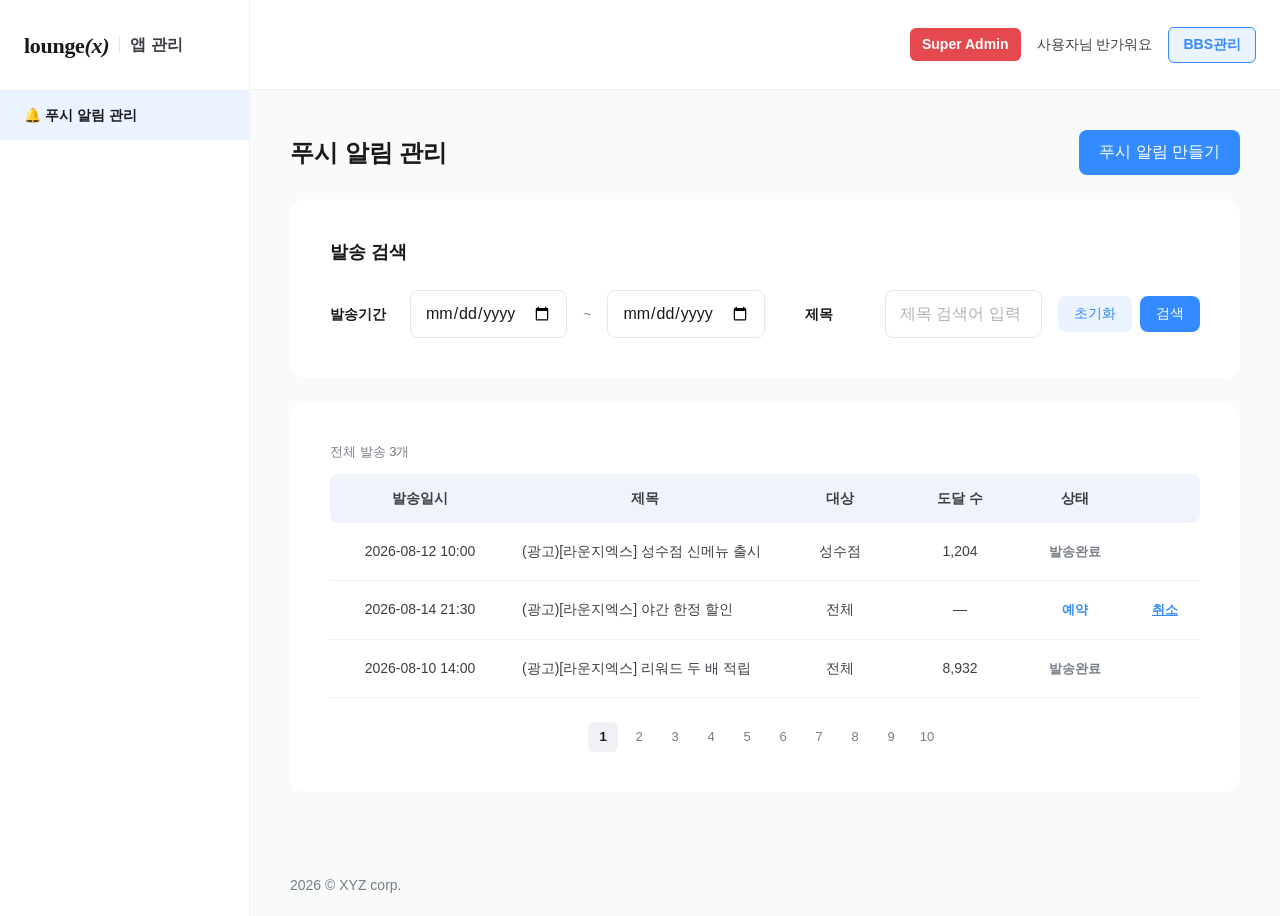
<file: push-notification/index.html>
<!doctype html>
<html lang="ko">
<head>
<meta charset="utf-8">
<meta name="viewport" content="width=device-width, initial-scale=1">
<title>푸시 알림 관리 — 동작 프로토타입</title>
<style>
:root{
  --bg:#f9fafa; --surface:#fff;
  --text:#17191c; --text2:#3b3f44; --text3:#787e87; --ph:#aeb2b8;
  --primary:#338bff; --primary-soft:#eaf3ff; --primary-dark:#1f75e8;
  --border:#e5e8eb; --border2:#eff1f4; --thead:#eff4fb;
  --danger:#e5484d; --danger-soft:#fdeeee; --muted:#6b7280; --card-line:#e3e6e9;
  --r-sm:6px; --r:8px; --r-lg:12px;
}
*{box-sizing:border-box}
html,body{margin:0;padding:0}
body{background:var(--bg);color:var(--text);
  font-family:-apple-system,BlinkMacSystemFont,"Apple SD Gothic Neo","Pretendard","Malgun Gothic",sans-serif;
  font-size:14px;line-height:1.5;min-width:960px}
button{font-family:inherit;cursor:pointer;border:none;background:none}
input,select{font-family:inherit;font-size:16px;color:var(--text)}
input::placeholder{color:var(--ph)}

.shell{display:flex;min-height:100vh}
.nav{width:250px;background:var(--surface);border-right:1px solid var(--border2);flex:none}
.nav-head{height:90px;display:flex;align-items:center;gap:10px;padding:0 24px}
.logo{font-family:Georgia,"Times New Roman",serif;font-size:22px;font-weight:600;letter-spacing:-.3px}
.logo i{font-style:italic}
.nav-div{width:1px;height:16px;background:var(--border)}
.nav-app{font-size:16px;font-weight:600;color:var(--text2)}
.nav-item{display:flex;align-items:center;gap:10px;height:50px;padding:0 24px;font-size:14px;font-weight:600;background:var(--primary-soft)}
.main{flex:1;display:flex;flex-direction:column;min-width:0}
.topbar{height:90px;background:var(--surface);border-bottom:1px solid var(--border2);display:flex;align-items:center;justify-content:flex-end;gap:16px;padding:0 24px}
.badge{background:var(--danger);color:#fff;font-size:14px;font-weight:600;padding:6px 12px;border-radius:var(--r-sm)}
.hi{font-size:14px;font-weight:500;color:var(--text2)}
.ghost{border:1px solid var(--primary);color:var(--primary);background:var(--primary-soft);font-size:14px;font-weight:600;padding:8px 14px;border-radius:var(--r-sm)}
.content{flex:1;padding:40px;width:100%;max-width:1190px;margin:0 auto}
.foot{height:60px;display:flex;align-items:center;padding:0 40px;font-size:14px;font-weight:500;color:var(--text3)}

.page-head{display:flex;align-items:center;justify-content:space-between;margin-bottom:24px}
.page-title{font-size:24px;font-weight:600;margin:0}
.btn{border-radius:var(--r);font-weight:500;white-space:nowrap;transition:background .12s}
.btn-primary{background:var(--primary);color:#fff;font-size:16px;padding:12px 20px}
.btn-primary:hover{background:var(--primary-dark)}
.btn-soft{background:var(--primary-soft);color:var(--primary);font-size:16px;padding:12px 20px}
.btn-sm{font-size:14px;padding:9px 16px}

.banner{background:var(--primary);color:#fff;border-radius:var(--r);padding:16px 20px;
  font-size:14px;font-weight:500;margin-bottom:24px;display:flex;align-items:center;gap:10px}
.card{background:var(--surface);border-radius:16px;padding:40px;margin-bottom:24px}
.card-title{font-size:18px;font-weight:600;margin:0 0 24px}

.search-row{display:flex;align-items:center;gap:16px}
.search-label{font-size:14px;font-weight:600;width:64px;flex:none;white-space:nowrap}
.field{border:1px solid var(--border);border-radius:var(--r);height:48px;padding:0 14px;font-size:16px;background:var(--surface);width:100%}
.field:focus{outline:none;border-color:var(--primary)}
.search-row .field{width:230px;min-width:0}
.search-actions{margin-left:auto;display:flex;gap:8px;flex:none}

.count{font-size:13px;color:var(--text3);margin-bottom:12px}
.table-wrap{overflow-x:auto}
table{width:100%;min-width:820px;border-collapse:collapse}
thead th{background:var(--thead);font-size:14px;font-weight:600;color:var(--text2);padding:14px 12px;text-align:center;white-space:nowrap}
thead th:first-child{border-radius:var(--r) 0 0 var(--r)}
thead th:last-child{border-radius:0 var(--r) var(--r) 0}
tbody td{border-bottom:1px solid var(--border2);padding:18px 12px;text-align:center;font-size:14px;color:var(--text2)}
tbody tr:hover td{background:#fbfcfd}
.st{font-size:13px;font-weight:600}
.st-done{color:var(--text3)}
.st-wait{color:var(--primary)}
.st-cancel{color:var(--ph);text-decoration:line-through}
.link-btn{color:var(--primary);font-size:13px;font-weight:600;text-decoration:underline;padding:2px 4px}
.empty{text-align:center;color:var(--text3);padding:60px 0}
.pager{display:flex;justify-content:center;gap:6px;margin-top:24px}
.pager span,.pager b{width:30px;height:30px;display:grid;place-items:center;border-radius:var(--r-sm);font-size:13px;color:var(--text3);font-weight:400}
.pager b{background:var(--border2);color:var(--text);font-weight:600}

.fcard{border:1px solid var(--card-line);border-radius:16px;padding:32px;margin-bottom:40px}
.fcard:last-of-type{margin-bottom:0}
.fcard-title{font-size:20px;font-weight:600;margin:0 0 32px}
.radio-row{display:flex;gap:24px}
.radio{display:inline-flex;align-items:center;gap:8px;font-size:16px;cursor:pointer}
.radio input{width:20px;height:20px;accent-color:var(--primary);margin:0;cursor:pointer}
.grid{display:flex;flex-wrap:wrap;gap:12px 24px}
.f{margin-bottom:4px}
.f.w483{flex:1 1 483px;max-width:100%}
.row{display:flex;flex-wrap:wrap;gap:32px}
.row > .f{margin-top:0}
.row + .f, .f + .row{margin-top:32px}
.row + .row{margin-top:32px}
.f.full{width:100%}
.f + .f{margin-top:32px}
.row > .f + .f{margin-top:0}
textarea.field{height:80px;padding:12px 14px;resize:vertical;line-height:1.5}
.f-label{display:block;font-size:12px;font-weight:500;color:var(--text3);margin-bottom:8px}
.req{color:var(--danger);margin-left:2px}
.f-help{font-size:12px;color:var(--text3);margin-top:6px}
.f-err .field,.f-err .ms-field{border-color:var(--danger);background:var(--danger-soft)}
.err-msg{color:var(--danger);font-size:12px;margin-top:6px}
select.field{appearance:none;background-image:url("data:image/svg+xml;utf8,<svg xmlns='http://www.w3.org/2000/svg' width='20' height='20' viewBox='0 0 20 20'><path d='M5 8l5 5 5-5' fill='none' stroke='%23787e87' stroke-width='1.6' stroke-linecap='round' stroke-linejoin='round'/></svg>");background-repeat:no-repeat;background-position:right 12px center;padding-right:38px}

.ms{position:relative;width:100%;max-width:326px}
.ms-field{border:1px solid var(--border);border-radius:var(--r);min-height:48px;padding:7px 38px 7px 10px;
  background:var(--surface);cursor:pointer;display:flex;flex-wrap:wrap;gap:6px;align-items:center;position:relative}
.ms-field.on{border-color:var(--primary)}
.ms-caret{position:absolute;right:12px;top:50%;transform:translateY(-50%);color:var(--text3);font-size:12px}
.ms-ph{color:var(--ph);font-size:16px;padding-left:4px}
.chip{display:inline-flex;align-items:center;gap:6px;background:var(--primary-soft);color:var(--text2);
  border-radius:var(--r-sm);padding:5px 8px;font-size:14px}
.chip b{font-weight:500}
.chip .x{color:var(--text3);font-size:13px;line-height:1}
.ms-pop{position:absolute;left:0;right:0;top:calc(100% + 4px);background:var(--surface);
  border:1px solid var(--border);border-radius:var(--r);box-shadow:0 8px 24px rgba(0,0,0,.1);
  max-height:260px;overflow:auto;z-index:20;padding:6px 0}
.ms-group{padding:10px 14px 6px;font-size:13px;font-weight:700;color:var(--text2);display:flex;align-items:center;gap:8px;cursor:pointer}
.ms-group:hover{background:#f7f9fc}
.ms-opt{padding:8px 14px 8px 30px;font-size:14px;color:var(--text2);display:flex;align-items:center;gap:8px;cursor:pointer}
.ms-opt:hover{background:#f7f9fc}
.ms-opt input,.ms-group input{width:16px;height:16px;accent-color:var(--primary);margin:0;pointer-events:none}
.ms-sel{margin-top:12px}
.ms-sel .t{font-size:12px;font-weight:600;color:var(--primary);margin-bottom:4px}
.ms-sel .v{font-size:13px;color:var(--text2);line-height:1.6}

.pv{width:100%;max-width:420px;border:1px solid var(--border);border-radius:var(--r-lg);padding:14px 16px;background:var(--surface)}
.pv-head{display:flex;justify-content:space-between;align-items:baseline;margin-bottom:6px}
.pv-app{font-size:13px;font-weight:600;color:var(--text2)}
.pv-when{font-size:12px;color:var(--ph)}
.pv-title{font-size:14px;font-weight:600;color:var(--text2);margin-bottom:4px;word-break:break-all}
.pv-body{font-size:13px;color:var(--text2);margin-bottom:4px;word-break:break-all}
.pv-foot{font-size:11px;color:var(--ph)}
.pv-dim{color:var(--ph)}

.form-actions{display:flex;justify-content:flex-end;gap:8px;margin-top:24px}
.note{font-size:14px;color:var(--muted);padding:0 40px;margin-top:-8px;margin-bottom:24px}

.dim{position:fixed;inset:0;background:rgba(23,25,28,.45);display:grid;place-items:center;z-index:50}
.dlg{background:var(--surface);border-radius:var(--r-lg);padding:32px;width:calc(100% - 48px);max-width:420px;box-shadow:0 12px 40px rgba(0,0,0,.18)}
.dlg h3{font-size:18px;font-weight:600;margin:0 0 12px}
.dlg p{font-size:14px;color:var(--text3);margin:0 0 24px}
.dlg-actions{display:flex;justify-content:flex-end;gap:8px}
.toast{position:fixed;left:50%;top:88px;transform:translateX(-50%);background:rgba(23,25,28,.92);
  color:#fff;font-size:14px;font-weight:500;padding:12px 22px;border-radius:var(--r);z-index:60}
</style>
</head>
<body>
<div id="app"></div>
<script>
"use strict";

const FOOTER = "[무료수신거부: 설정>프로모션·이벤트 알림 수신]";
const ALL_TARGET = 1204, NIGHT_TARGET = 312;
const LINKS = ["홈", "쿠폰함", "공지사항·이벤트"];

// 지점 그룹 — 그룹 기준은 설계에 없어 브랜드 계열로 가정했다. 지점명은 branches 실제 값
const STORE_GROUPS = [
  { group: "바리스브루", stores: ["성수점", "서울시청", "서울갤러리", "상암 DMC", "가락 IT"] },
  { group: "라운지엑스", stores: ["라운지와이", "시대인재 1호점"] }
];

const state = {
  view: "list",
  brand: "라운지엑스",
  items: [
    {id:1, at:"2026-08-12 10:00", title:"성수점 신메뉴 출시", target:"성수점", reach:"1,204", status:"발송완료"},
    {id:2, at:"2026-08-14 21:30", title:"야간 한정 할인",   target:"전체",   reach:"—",     status:"예약"},
    {id:3, at:"2026-08-10 14:00", title:"리워드 두 배 적립", target:"전체",   reach:"8,932", status:"발송완료"}
  ],
  q:"", from:"", to:"",
  form:null, errors:{}, dialog:null, toast:null, storeOpen:false
};
let seq = 4;

const prefix = () => `(광고)[${state.brand}] `;
const blankForm = () => ({target:"all", stores:[], title:"", body:"", link:"쿠폰함", when:"now", at:""});
const esc = s => String(s == null ? "" : s).replace(/&/g,"&amp;").replace(/</g,"&lt;").replace(/>/g,"&gt;").replace(/"/g,"&quot;");
const fmtNum = n => String(n).replace(/\B(?=(\d{3})+(?!\d))/g, ",");
const fmtAt = v => v ? v.replace("T", " ") : "";
const isNight = v => { const m = /T(\d{2}):/.exec(v || ""); if(!m) return false; const h = +m[1]; return h >= 21 || h < 8; };
const targetCount = f => (f.when === "schedule" && isNight(f.at)) ? NIGHT_TARGET : ALL_TARGET;
const nowStamp = () => { const d = new Date(), p = x => String(x).padStart(2,"0");
  return `${d.getFullYear()}-${p(d.getMonth()+1)}-${p(d.getDate())} ${p(d.getHours())}:${p(d.getMinutes())}`; };

const filtered = () => state.items.filter(it => {
  if (state.q && it.title.indexOf(state.q) === -1) return false;
  const d = it.at.slice(0,10);
  if (state.from && d < state.from) return false;
  if (state.to && d > state.to) return false;
  return true;
});

function rowsHtml(){
  const rows = filtered();
  if (!rows.length) return `<tr><td colspan="6"><div class="empty">표시할 데이터가 없습니다.</div></td></tr>`;
  return rows.map(it => {
    const cls = it.status === "발송완료" ? "st-done" : it.status === "예약" ? "st-wait" : "st-cancel";
    const cancel = it.status === "예약"
      ? `<button class="link-btn" data-action="ask-cancel" data-id="${it.id}">취소</button>` : "";
    return `<tr>
      <td>${esc(it.at)}</td>
      <td style="text-align:left">${esc(prefix() + it.title)}</td>
      <td>${esc(it.target)}</td>
      <td>${esc(it.reach)}</td>
      <td><span class="st ${cls}">${esc(it.status)}</span></td>
      <td>${cancel}</td></tr>`;
  }).join("");
}

const listView = () => `
  <div class="page-head">
    <h1 class="page-title">푸시 알림 관리</h1>
    <button class="btn btn-primary" data-action="go-create">푸시 알림 만들기</button>
  </div>
  <div class="card">
    <h2 class="card-title">발송 검색</h2>
    <div class="search-row">
      <span class="search-label">발송기간</span>
      <input class="field" type="date" data-field="from" value="${esc(state.from)}">
      <span style="color:var(--text3)">~</span>
      <input class="field" type="date" data-field="to" value="${esc(state.to)}">
      <span class="search-label" style="margin-left:24px">제목</span>
      <input class="field" type="text" data-field="q" placeholder="제목 검색어 입력" value="${esc(state.q)}">
      <div class="search-actions">
        <button class="btn btn-soft btn-sm" data-action="reset">초기화</button>
        <button class="btn btn-primary btn-sm" data-action="search">검색</button>
      </div>
    </div>
  </div>
  <div class="card">
    <div class="count">전체 발송 ${filtered().length}개</div>
    <div class="table-wrap"><table><thead><tr>
      <th style="width:180px">발송일시</th><th>제목</th><th style="width:120px">대상</th>
      <th style="width:120px">도달 수</th><th style="width:110px">상태</th><th style="width:70px"></th>
    </tr></thead><tbody>${rowsHtml()}</tbody></table></div>
    <div class="pager"><b>1</b>${[2,3,4,5,6,7,8,9,10].map(n => `<span>${n}</span>`).join("")}</div>
  </div>`;

function storeSelect(f){
  const chips = f.stores.length
    ? f.stores.map(s => `<span class="chip"><b>${esc(s)}</b><span class="x" data-action="drop-store" data-store="${esc(s)}">✕</span></span>`).join("")
    : `<span class="ms-ph">지점을 선택해주세요</span>`;
  const pop = !state.storeOpen ? "" : `<div class="ms-pop">${
    STORE_GROUPS.map(g => {
      const all = g.stores.every(s => f.stores.indexOf(s) >= 0);
      const opts = g.stores.map(s => `<div class="ms-opt" data-action="pick-store" data-store="${esc(s)}">
        <input type="checkbox" ${f.stores.indexOf(s) >= 0 ? "checked" : ""}><span>${esc(s)}</span></div>`).join("");
      return `<div class="ms-group" data-action="pick-group" data-group="${esc(g.group)}">
        <input type="checkbox" ${all ? "checked" : ""}><span>${esc(g.group)}</span></div>${opts}`;
    }).join("")}</div>`;
  const sel = f.stores.length
    ? `<div class="ms-sel"><div class="t">선택됨</div><div class="v">${esc(f.stores.join(", "))}</div></div>` : "";
  return `<div class="ms" data-stop>
      <div class="ms-field ${state.storeOpen ? "on" : ""}" data-action="toggle-store">${chips}<span class="ms-caret">▾</span></div>
      ${pop}
    </div>${sel}`;
}

function previewInner(f){
  const t = f.title ? esc(prefix() + f.title) : `<span class="pv-dim">${esc(prefix())}제목을 입력하세요</span>`;
  const b = f.body ? esc(f.body) : `<span class="pv-dim">본문을 입력하세요</span>`;
  const when = (f.when === "schedule" && f.at) ? esc(fmtAt(f.at).slice(5)) : "지금";
  return `<div class="pv-head"><span class="pv-app">lounge(x)</span><span class="pv-when">${when}</span></div>
    <div class="pv-title">${t}</div><div class="pv-body">${b}</div><div class="pv-foot">${esc(FOOTER)}</div>`;
}
const errOf = k => state.errors[k] ? `<div class="err-msg">${esc(state.errors[k])}</div>` : "";

function createView(){
  const f = state.form;
  const night = f.when === "schedule" && isNight(f.at);
  return `
  <div class="page-head"><h1 class="page-title">푸시 알림 만들기</h1></div>
  <div class="card">

    <div class="fcard">
      <h2 class="fcard-title">발송 설정</h2>
      <div class="row">
        <div class="f w483 ${state.errors.brand ? "f-err" : ""}">
          <label class="f-label">브랜드명<span class="req">*</span></label>
          <input class="field" type="text" data-field="brand" value="${esc(state.brand)}" placeholder="라운지엑스">
          <div class="f-help">제목의 (광고) 뒤에 붙습니다. 모든 발송에 같은 값이 적용됩니다.</div>
          ${errOf("brand")}
        </div>
        <div class="f w483">
          <label class="f-label">발송 대상<span class="req">*</span></label>
          <div class="radio-row">
            <label class="radio"><input type="radio" name="target" value="all" data-field="target" ${f.target==="all"?"checked":""}> 전체</label>
            <label class="radio"><input type="radio" name="target" value="store" data-field="target" ${f.target==="store"?"checked":""}> 매장 선택</label>
          </div>
        </div>
      </div>
      ${f.target === "store" ? `<div class="f full ${state.errors.stores ? "f-err" : ""}">
        <label class="f-label">발송매장<span class="req">*</span></label>
        ${storeSelect(f)}
        <div class="f-help">앱에 노출되는 지점만 표시됩니다. 여러 곳을 고를 수 있습니다.</div>
        ${errOf("stores")}
      </div>` : ""}
      <div class="row">
        <div class="f w483">
          <label class="f-label">발송 시점<span class="req">*</span></label>
          <div class="radio-row">
            <label class="radio"><input type="radio" name="when" value="now" data-field="when" ${f.when==="now"?"checked":""}> 즉시</label>
            <label class="radio"><input type="radio" name="when" value="schedule" data-field="when" ${f.when==="schedule"?"checked":""}> 예약</label>
          </div>
        </div>
        ${f.when === "schedule" ? `<div class="f w483 ${state.errors.at ? "f-err" : ""}">
          <label class="f-label">예약일시<span class="req">*</span></label>
          <input class="field" type="datetime-local" data-field="at" value="${esc(f.at)}">
          <div class="f-help">21:00~08:00 은 야간 수신 동의자에게만 발송됩니다.</div>
          ${errOf("at")}
        </div>` : ""}
      </div>
    </div>

    <div class="fcard">
      <h2 class="fcard-title">발송 내용</h2>
      <div class="f full ${state.errors.title ? "f-err" : ""}">
        <label class="f-label">제목<span class="req">*</span></label>
        <input class="field" type="text" data-field="title" value="${esc(f.title)}" placeholder="제목을 입력해주세요">
        <div class="f-help">제목 앞에 ${esc(prefix().trim())} 이 자동으로 붙습니다.</div>
        ${errOf("title")}
      </div>
      <div class="f full ${state.errors.body ? "f-err" : ""}">
        <label class="f-label">본문<span class="req">*</span></label>
        <textarea class="field" data-field="body" placeholder="본문을 입력해주세요">${esc(f.body)}</textarea>
        <div class="f-help">끝에 발신자·수신거부 안내가 자동으로 붙습니다.</div>
        ${errOf("body")}
      </div>
      <div class="f w483">
        <label class="f-label">페이지이동</label>
        <select class="field" data-field="link">
          ${LINKS.map(o => `<option ${f.link===o?"selected":""}>${o}</option>`).join("")}
        </select>
        <div class="f-help">푸시를 누르면 이 화면으로 들어갑니다.</div>
      </div>
    </div>

    <div class="fcard">
      <h2 class="fcard-title">미리보기</h2>
      <div class="pv" id="pv">${previewInner(f)}</div>
    </div>

    <div class="form-actions">
      <button class="btn btn-soft" data-action="cancel-create">취소</button>
      <button class="btn btn-primary" data-action="ask-send">발송</button>
    </div>
  </div>
  ${night ? `<div class="note">예약 시각이 21:00~08:00이면 야간 광고 수신에 동의한 회원에게만 발송됩니다. 대상 ${fmtNum(ALL_TARGET)}명 → ${fmtNum(NIGHT_TARGET)}명</div>` : ""}`;
}

const dialogView = () => {
  const d = state.dialog;
  if (!d) return "";
  return `<div class="dim" data-action="dim"><div class="dlg" data-stop>
    <h3>${esc(d.title)}</h3><p>${esc(d.desc)}</p>
    <div class="dlg-actions">
      <button class="btn btn-soft btn-sm" data-action="close-dialog">취소</button>
      <button class="btn btn-primary btn-sm" data-action="${d.confirm}">${esc(d.ok)}</button>
    </div></div></div>`;
};
const toastView = () => state.toast ? `<div class="toast">${esc(state.toast)}</div>` : "";

function render(){
  document.getElementById("app").innerHTML = `
  <div class="shell">
    <aside class="nav">
      <div class="nav-head"><span class="logo">lounge<i>(x)</i></span>
        <span class="nav-div"></span><span class="nav-app">앱 관리</span></div>
      <div class="nav-item">🔔 푸시 알림 관리</div>
    </aside>
    <div class="main">
      <div class="topbar"><span class="badge">Super Admin</span>
        <span class="hi">사용자님 반가워요</span><button class="ghost">BBS관리</button></div>
      <div class="content">${state.view === "list" ? listView() : createView()}</div>
      <div class="foot">2026 © XYZ corp.</div>
    </div>
  </div>${dialogView()}${toastView()}`;
}

const app = document.getElementById("app");
const repaintPreview = () => { const pv = document.getElementById("pv"); if (pv) pv.innerHTML = previewInner(state.form); };

app.addEventListener("input", e => {
  const key = e.target.getAttribute("data-field");
  if (!key) return;
  if (state.view === "list") { state[key] = e.target.value; return; }
  if (key === "brand") { state.brand = e.target.value; repaintPreview(); return; }
  state.form[key] = e.target.value;
  if (key === "title" || key === "body") { repaintPreview(); return; }
  if (key === "at") render();
});

app.addEventListener("change", e => {
  const key = e.target.getAttribute("data-field");
  if (!key || state.view !== "create") return;
  if (key === "target") {
    state.form.target = e.target.value;
    if (e.target.value === "all") state.form.stores = [];
    delete state.errors.stores; state.storeOpen = false; render(); return;
  }
  if (key === "when") {
    state.form.when = e.target.value;
    if (e.target.value === "now") state.form.at = "";
    delete state.errors.at; render(); return;
  }
  if (key === "link") { state.form.link = e.target.value; repaintPreview(); }
});

app.addEventListener("click", e => {
  const t = e.target.closest("[data-action]");
  if (state.storeOpen && !e.target.closest("[data-stop]")) { state.storeOpen = false; render(); return; }
  if (!t) return;
  const a = t.getAttribute("data-action");
  if (a === "dim" && e.target !== t) return;

  if (a === "go-create") { state.form = blankForm(); state.errors = {}; state.storeOpen = false; state.view = "create"; render(); return; }
  if (a === "cancel-create") { state.view = "list"; state.form = null; state.errors = {}; render(); return; }
  if (a === "search") { render(); return; }
  if (a === "reset") { state.q = ""; state.from = ""; state.to = ""; render(); return; }
  if (a === "close-dialog" || a === "dim") { state.dialog = null; render(); return; }

  if (a === "toggle-store") { state.storeOpen = !state.storeOpen; render(); return; }
  if (a === "pick-store") {
    const s = t.getAttribute("data-store"), i = state.form.stores.indexOf(s);
    if (i >= 0) state.form.stores.splice(i, 1); else state.form.stores.push(s);
    delete state.errors.stores; render(); return;
  }
  if (a === "pick-group") {
    const g = STORE_GROUPS.find(x => x.group === t.getAttribute("data-group"));
    const all = g.stores.every(s => state.form.stores.indexOf(s) >= 0);
    state.form.stores = all
      ? state.form.stores.filter(s => g.stores.indexOf(s) === -1)
      : state.form.stores.concat(g.stores.filter(s => state.form.stores.indexOf(s) === -1));
    delete state.errors.stores; render(); return;
  }
  if (a === "drop-store") {
    const s = t.getAttribute("data-store");
    state.form.stores = state.form.stores.filter(x => x !== s);
    render(); return;
  }

  if (a === "ask-send") {
    if (!validate()) { render(); const el = document.querySelector(".f-err"); if (el) el.scrollIntoView({behavior:"smooth", block:"center"}); return; }
    state.dialog = { title:"이 내용으로 발송할까요?",
      desc:`광고 수신에 동의한 회원 ${fmtNum(targetCount(state.form))}명에게 발송됩니다.`,
      ok:"발송하기", confirm:"do-send" };
    render(); return;
  }
  if (a === "do-send") { doSend(); return; }
  if (a === "ask-cancel") {
    state.dialog = { title:"예약을 취소할까요?", desc:"취소하면 이 예약은 발송되지 않습니다.",
      ok:"예약 취소", confirm:"do-cancel", id:+t.getAttribute("data-id") };
    render(); return;
  }
  if (a === "do-cancel") {
    const id = state.dialog.id;
    state.items = state.items.map(it => it.id === id ? Object.assign({}, it, {status:"취소", reach:"—"}) : it);
    state.dialog = null; showToast("예약이 취소되었습니다."); render(); return;
  }
});

function validate(){
  const f = state.form, e = {};
  if (!state.brand.trim()) e.brand = "브랜드명을 입력해 주세요.";
  if (!f.title.trim()) e.title = "제목을 입력해 주세요.";
  if (!f.body.trim()) e.body = "본문을 입력해 주세요.";
  if (f.target === "store" && !f.stores.length) e.stores = "발송할 지점을 하나 이상 선택해 주세요.";
  if (f.when === "schedule") {
    if (!f.at) e.at = "예약 일시를 지정해 주세요.";
    else if (new Date(f.at).getTime() <= Date.now()) e.at = "현재 시각 이후만 지정할 수 있습니다.";
  }
  state.errors = e;
  return Object.keys(e).length === 0;
}

function doSend(){
  const f = state.form, sched = f.when === "schedule";
  const target = f.target === "store"
    ? (f.stores.length > 1 ? `${f.stores[0]} 외 ${f.stores.length - 1}곳` : f.stores[0])
    : "전체";
  state.items.unshift({ id: seq++, at: sched ? fmtAt(f.at) : nowStamp(), title: f.title.trim(),
    target, reach: sched ? "—" : fmtNum(targetCount(f)), status: sched ? "예약" : "발송완료" });
  state.dialog = null; state.form = null; state.errors = {}; state.view = "list";
  showToast(sched ? "예약이 등록되었습니다." : "발송이 완료되었습니다.");
  render();
}

let toastTimer = null;
function showToast(msg){
  state.toast = msg;
  clearTimeout(toastTimer);
  toastTimer = setTimeout(() => { state.toast = null; render(); }, 2600);
}

render();
</script>
</body>
</html>
</file>
